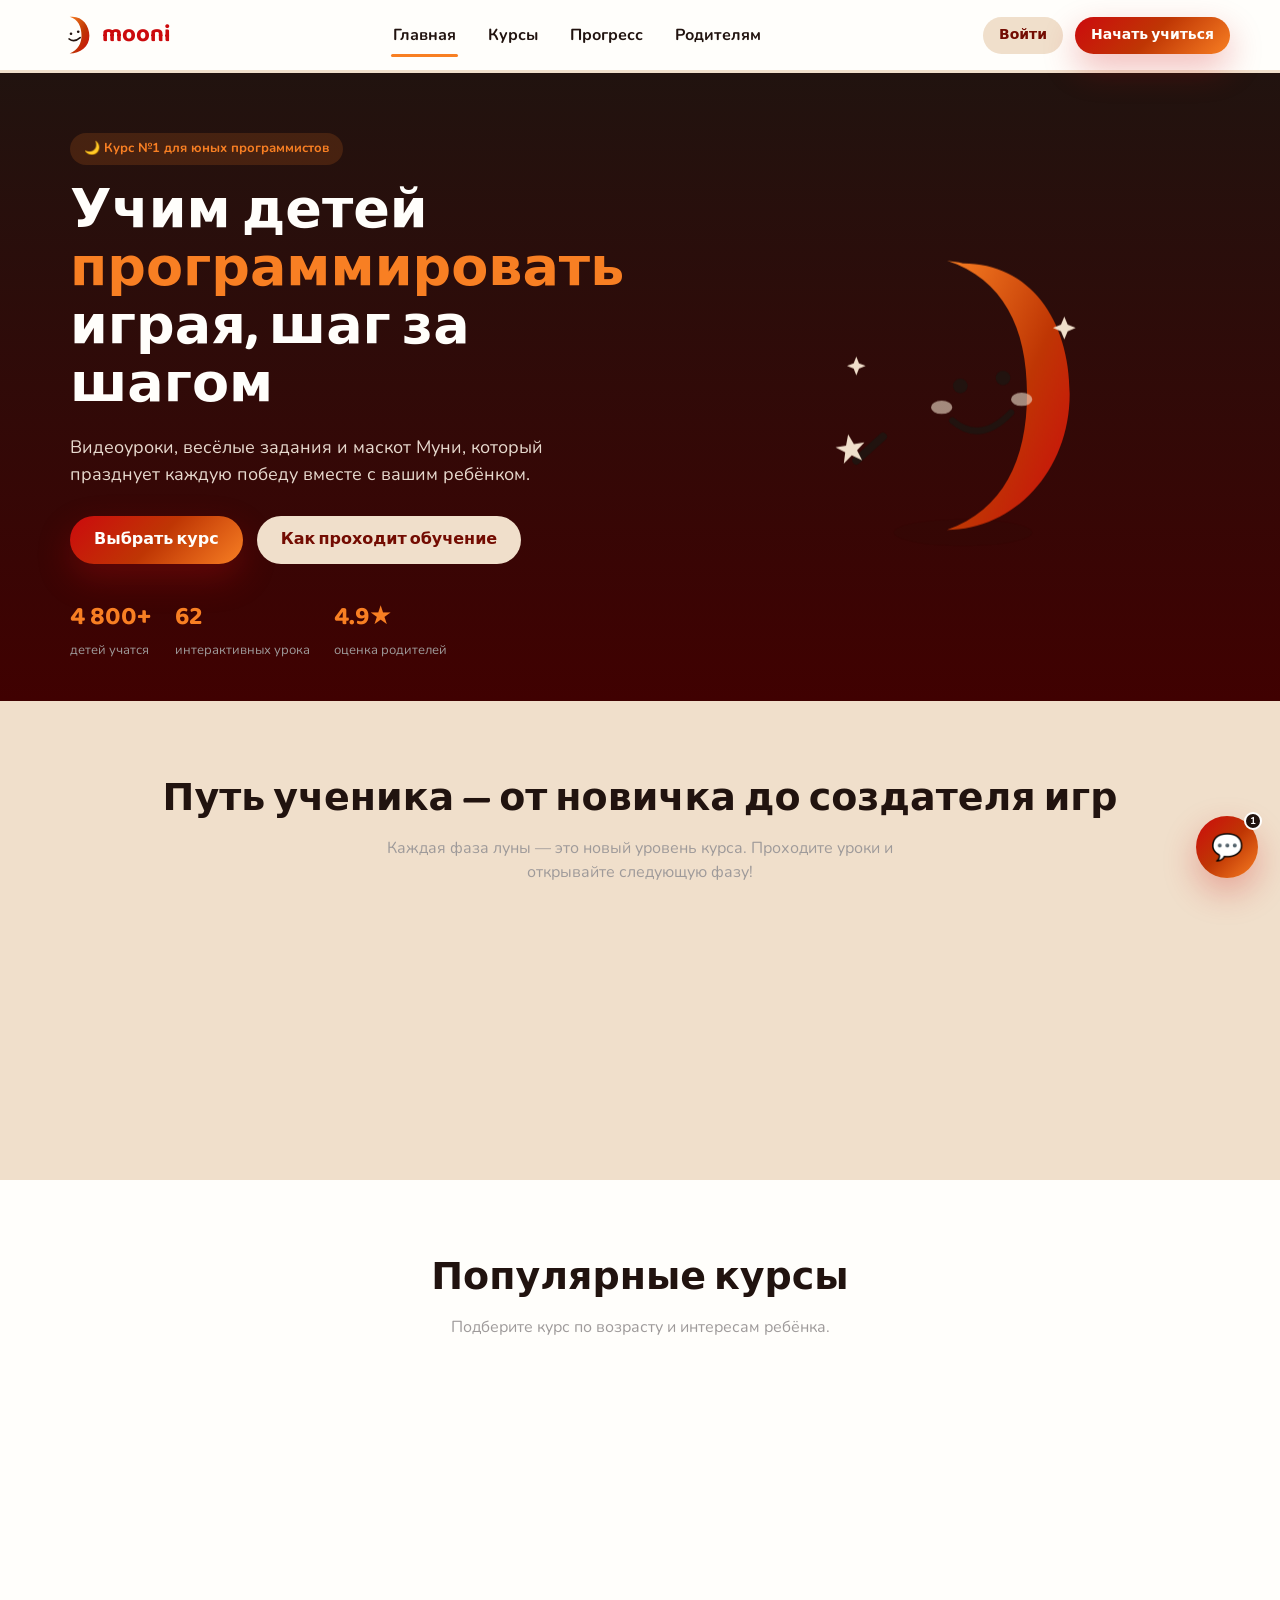
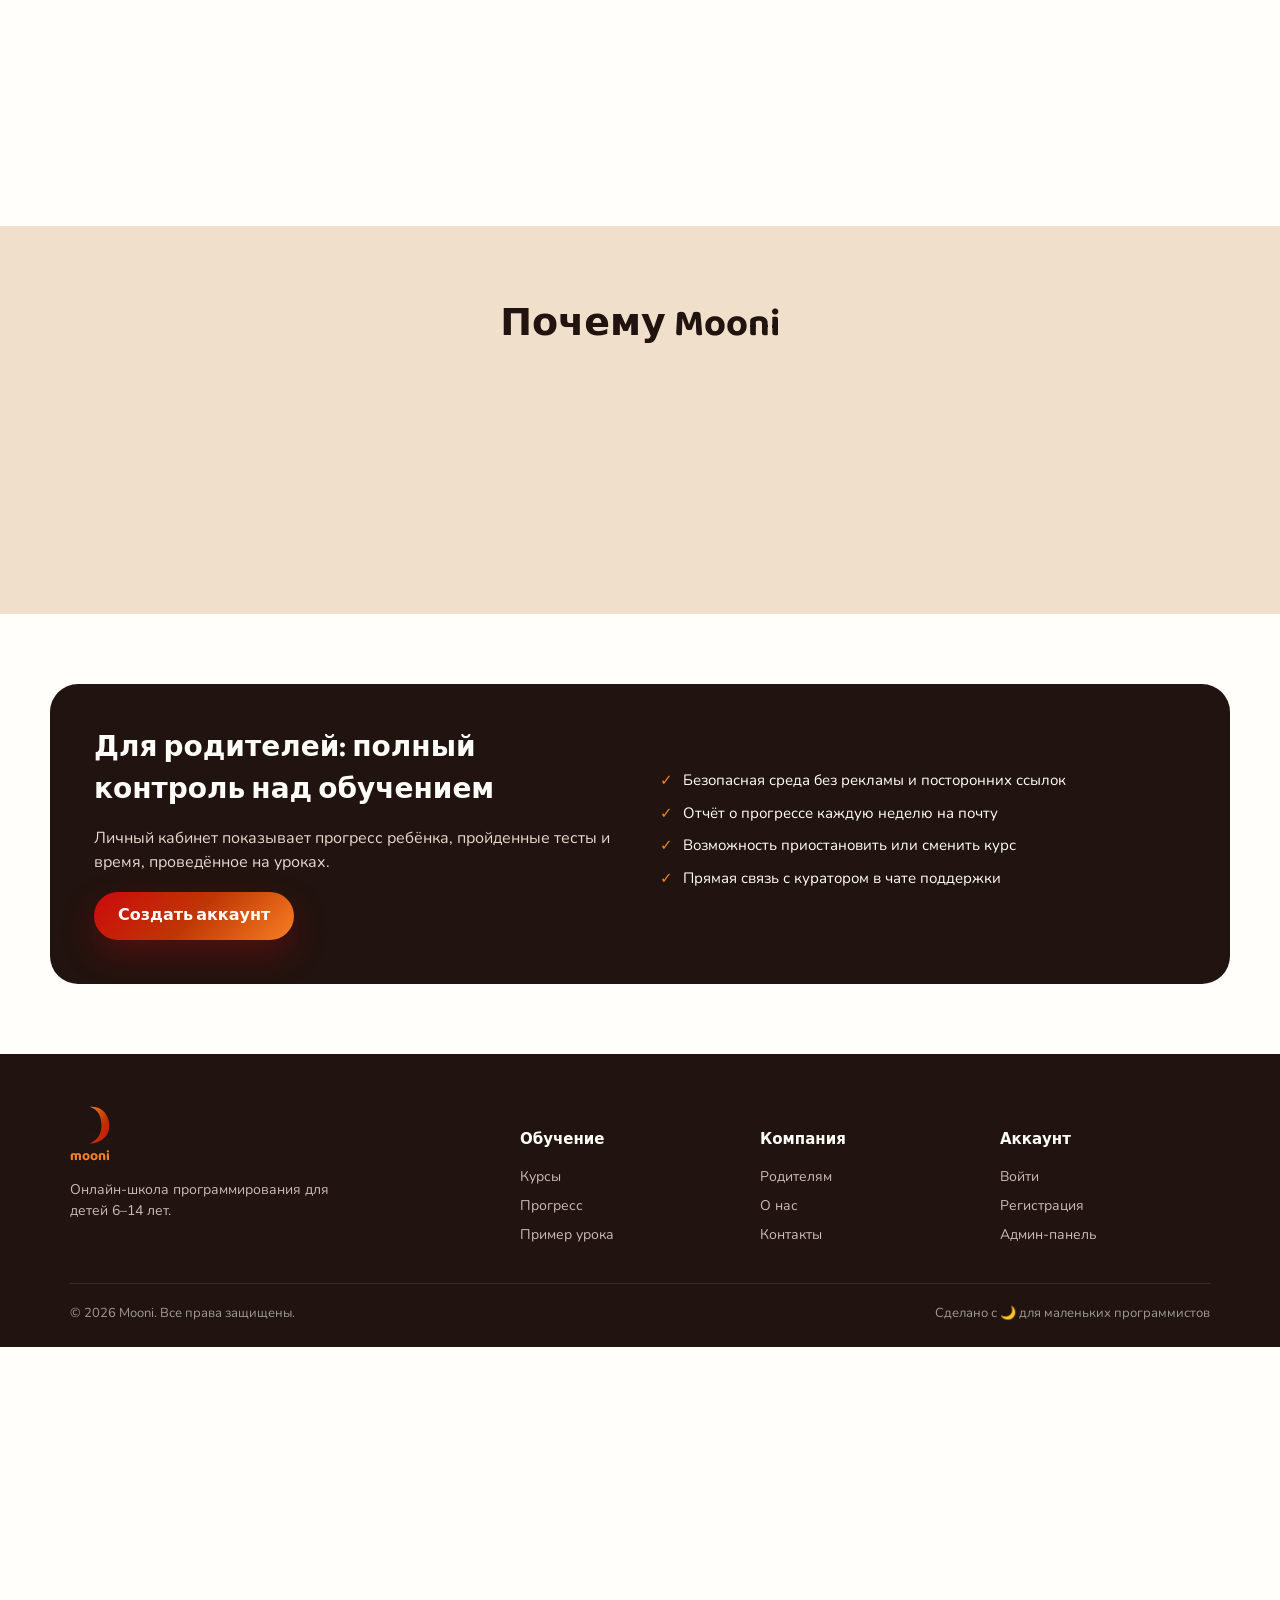
<file: index.html>
<!DOCTYPE html>
<html lang="ru">
<head>
<meta charset="UTF-8">
<meta http-equiv="refresh" content="0; url=site/index.html">
<title>Mooni</title>
</head>
<body>
<p>Переход на <a href="site/index.html">сайт Mooni</a>…</p>
</body>
</html>
</file>
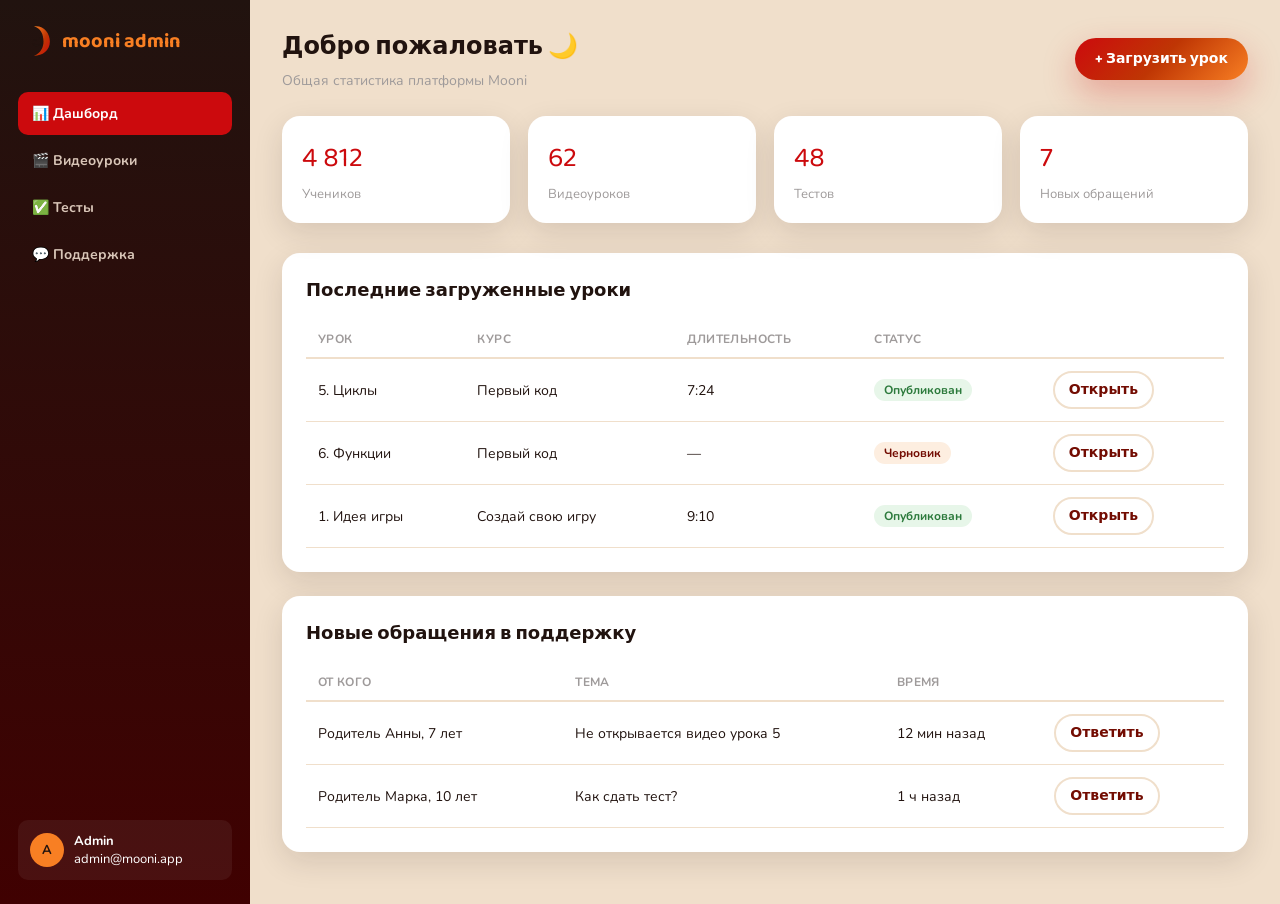
<file: admin/index.html>
<!DOCTYPE html>
<html lang="ru">
<head>
<meta charset="UTF-8">
<meta name="viewport" content="width=device-width, initial-scale=1.0">
<title>Дашборд — Mooni Admin</title>
<link rel="icon" href="../assets/logo/logo-icon.svg" type="image/svg+xml">
<link href="https://fonts.googleapis.com/css2?family=Baloo+2:wght@600;700;800&family=Nunito:wght@400;600;700;800&display=swap" rel="stylesheet">
<link rel="stylesheet" href="css/admin.css">
</head>
<body>
<div class="admin-layout">

  <aside class="admin-sidebar">
    <a href="index.html" class="admin-logo"><img src="../assets/logo/logo-icon.svg" alt="">mooni admin</a>
    <nav class="admin-nav">
      <a href="index.html" class="active">📊 Дашборд</a>
      <a href="upload-video.html">🎬 Видеоуроки</a>
      <a href="tests.html">✅ Тесты</a>
      <a href="support.html">💬 Поддержка</a>
    </nav>
    <div class="spacer"></div>
    <div class="admin-user"><div class="av">A</div><div><b>Admin</b><br>admin@mooni.app</div></div>
  </aside>

  <main class="admin-main">
    <div class="admin-topbar">
      <div>
        <h1>Добро пожаловать 🌙</h1>
        <p>Общая статистика платформы Mooni</p>
      </div>
      <a href="upload-video.html" class="btn btn--primary">+ Загрузить урок</a>
    </div>

    <div class="stat-grid">
      <div class="stat-card"><div class="n">4 812</div><div class="l">Учеников</div></div>
      <div class="stat-card"><div class="n">62</div><div class="l">Видеоуроков</div></div>
      <div class="stat-card"><div class="n">48</div><div class="l">Тестов</div></div>
      <div class="stat-card"><div class="n">7</div><div class="l">Новых обращений</div></div>
    </div>

    <div class="panel">
      <h2>Последние загруженные уроки</h2>
      <table>
        <thead><tr><th>Урок</th><th>Курс</th><th>Длительность</th><th>Статус</th><th></th></tr></thead>
        <tbody>
          <tr><td>5. Циклы</td><td>Первый код</td><td>7:24</td><td><span class="tag ok">Опубликован</span></td><td><a href="upload-video.html" class="btn btn--ghost" style="padding:6px 14px;">Открыть</a></td></tr>
          <tr><td>6. Функции</td><td>Первый код</td><td>—</td><td><span class="tag pending">Черновик</span></td><td><a href="upload-video.html" class="btn btn--ghost" style="padding:6px 14px;">Открыть</a></td></tr>
          <tr><td>1. Идея игры</td><td>Создай свою игру</td><td>9:10</td><td><span class="tag ok">Опубликован</span></td><td><a href="upload-video.html" class="btn btn--ghost" style="padding:6px 14px;">Открыть</a></td></tr>
        </tbody>
      </table>
    </div>

    <div class="panel">
      <h2>Новые обращения в поддержку</h2>
      <table>
        <thead><tr><th>От кого</th><th>Тема</th><th>Время</th><th></th></tr></thead>
        <tbody>
          <tr><td>Родитель Анны, 7 лет</td><td>Не открывается видео урока 5</td><td>12 мин назад</td><td><a href="support.html" class="btn btn--ghost" style="padding:6px 14px;">Ответить</a></td></tr>
          <tr><td>Родитель Марка, 10 лет</td><td>Как сдать тест?</td><td>1 ч назад</td><td><a href="support.html" class="btn btn--ghost" style="padding:6px 14px;">Ответить</a></td></tr>
        </tbody>
      </table>
    </div>
  </main>
</div>
</body>
</html>
</file>
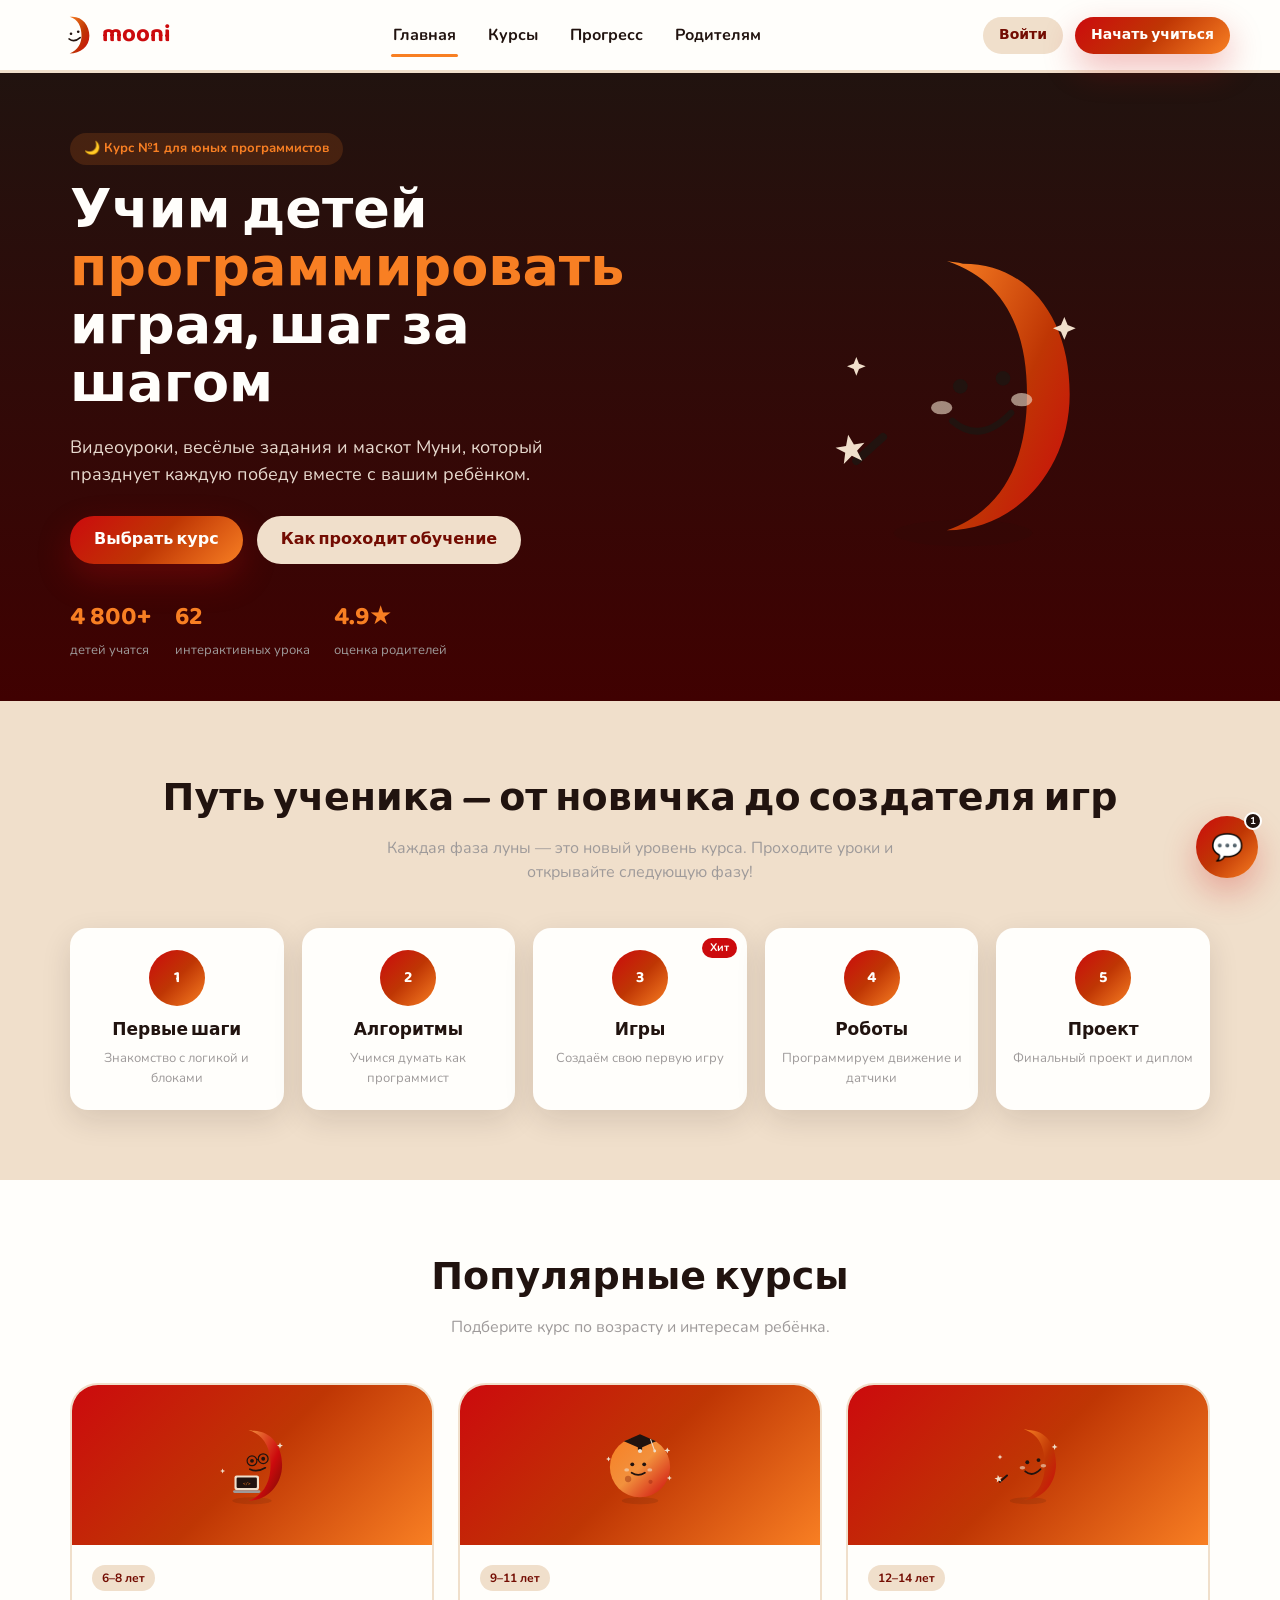
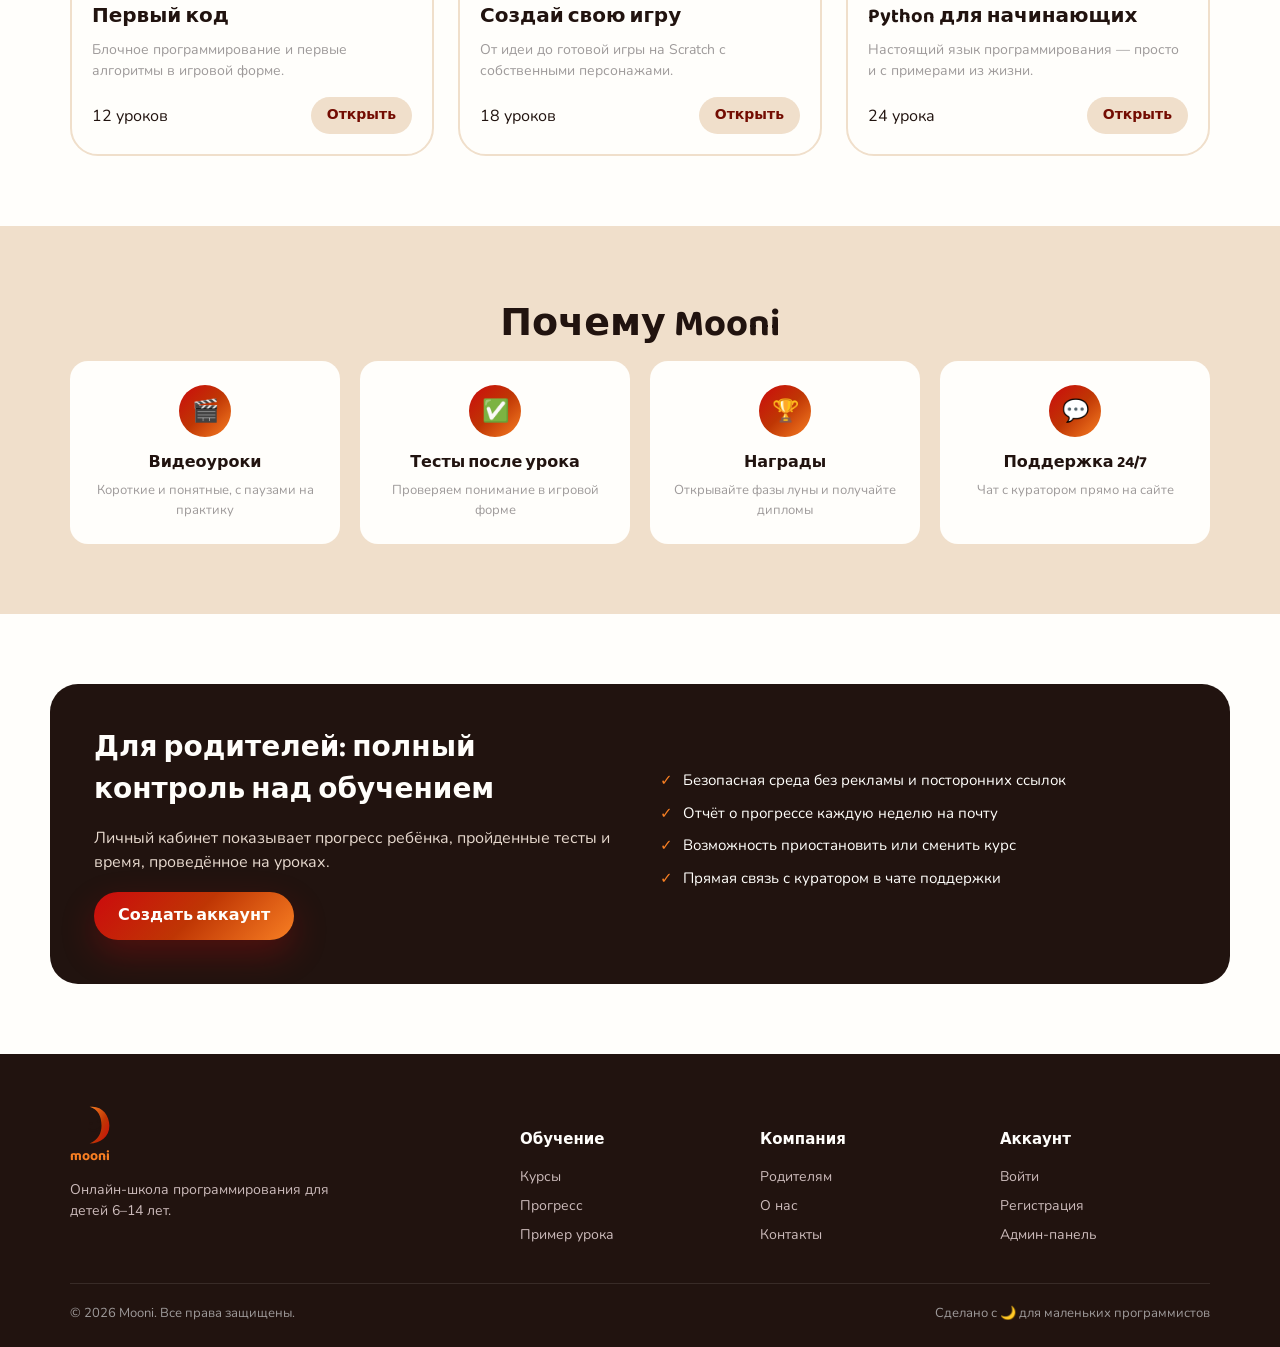
<file: site/index.html>
<!DOCTYPE html>
<html lang="ru">
<head>
<meta charset="UTF-8">
<meta name="viewport" content="width=device-width, initial-scale=1.0">
<title>Mooni — программирование для детей</title>
<meta name="description" content="Mooni — онлайн-курс программирования для детей: видеоуроки, тесты и поддержка на каждом шаге.">
<link rel="icon" href="../assets/logo/logo-icon.svg" type="image/svg+xml">
<link rel="preconnect" href="https://fonts.googleapis.com">
<link href="https://fonts.googleapis.com/css2?family=Baloo+2:wght@600;700;800&family=Nunito:wght@400;600;700;800&display=swap" rel="stylesheet">
<link rel="stylesheet" href="css/style.css">
</head>
<body>

<header class="header">
  <div class="container header__inner">
    <a href="index.html" class="logo"><img src="../assets/logo/logo-icon.svg" alt="Mooni">mooni</a>
    <nav class="nav">
      <a href="index.html" class="active">Главная</a>
      <a href="courses.html">Курсы</a>
      <a href="#roadmap">Прогресс</a>
      <a href="#parents">Родителям</a>
    </nav>
    <div class="header__actions">
      <a href="login.html" class="btn btn--ghost btn--sm">Войти</a>
      <a href="courses.html" class="btn btn--primary btn--sm">Начать учиться</a>
      <button class="burger" aria-label="Меню"><span></span></button>
    </div>
  </div>
</header>

<div class="mobile-nav">
  <span class="close-mobile">×</span>
  <a href="index.html">Главная</a>
  <a href="courses.html">Курсы</a>
  <a href="#roadmap">Прогресс</a>
  <a href="#parents">Родителям</a>
  <a href="login.html">Войти</a>
</div>

<section class="hero">
  <div class="container hero__inner">
    <div>
      <span class="eyebrow">🌙 Курс №1 для юных программистов</span>
      <h1>Учим детей <span>программировать</span> играя, шаг за шагом</h1>
      <p class="lead">Видеоуроки, весёлые задания и маскот Муни, который празднует каждую победу вместе с вашим ребёнком.</p>
      <div class="hero__cta">
        <a href="courses.html" class="btn btn--primary">Выбрать курс</a>
        <a href="#roadmap" class="btn btn--ghost">Как проходит обучение</a>
      </div>
      <div class="hero__stats">
        <div class="stat"><b>4 800+</b><span>детей учатся</span></div>
        <div class="stat"><b>62</b><span>интерактивных урока</span></div>
        <div class="stat"><b>4.9★</b><span>оценка родителей</span></div>
      </div>
    </div>
    <div class="hero__art">
      <img src="../assets/mascot/mascot-1-classic.svg" alt="Маскот Муни">
    </div>
  </div>
</section>

<section class="phases" id="roadmap">
  <div class="container">
    <h2 class="section-title">Путь ученика — от новичка до создателя игр</h2>
    <p class="section-sub">Каждая фаза луны — это новый уровень курса. Проходите уроки и открывайте следующую фазу!</p>
    <div class="phase-track">
      <div class="phase-card"><div class="moon">1</div><h3>Первые шаги</h3><p>Знакомство с логикой и блоками</p></div>
      <div class="phase-card"><div class="moon">2</div><h3>Алгоритмы</h3><p>Учимся думать как программист</p></div>
      <div class="phase-card"><div class="moon">3</div><h3>Игры</h3><p>Создаём свою первую игру</p><span class="badge">Хит</span></div>
      <div class="phase-card locked"><div class="moon">4</div><h3>Роботы</h3><p>Программируем движение и датчики</p></div>
      <div class="phase-card locked"><div class="moon">5</div><h3>Проект</h3><p>Финальный проект и диплом</p></div>
    </div>
  </div>
</section>

<section class="courses">
  <div class="container">
    <h2 class="section-title">Популярные курсы</h2>
    <p class="section-sub">Подберите курс по возрасту и интересам ребёнка.</p>
    <div class="grid-cards">
      <div class="card">
        <div class="card__cover"><img src="../assets/mascot/mascot-2-coder.svg" alt=""></div>
        <div class="card__body">
          <span class="card__tag">6–8 лет</span>
          <h3>Первый код</h3>
          <p>Блочное программирование и первые алгоритмы в игровой форме.</p>
          <div class="card__meta"><span>12 уроков</span><a href="lesson.html" class="btn btn--ghost btn--sm">Открыть</a></div>
        </div>
      </div>
      <div class="card">
        <div class="card__cover"><img src="../assets/mascot/mascot-3-graduate.svg" alt=""></div>
        <div class="card__body">
          <span class="card__tag">9–11 лет</span>
          <h3>Создай свою игру</h3>
          <p>От идеи до готовой игры на Scratch с собственными персонажами.</p>
          <div class="card__meta"><span>18 уроков</span><a href="lesson.html" class="btn btn--ghost btn--sm">Открыть</a></div>
        </div>
      </div>
      <div class="card">
        <div class="card__cover"><img src="../assets/mascot/mascot-1-classic.svg" alt=""></div>
        <div class="card__body">
          <span class="card__tag">12–14 лет</span>
          <h3>Python для начинающих</h3>
          <p>Настоящий язык программирования — просто и с примерами из жизни.</p>
          <div class="card__meta"><span>24 урока</span><a href="lesson.html" class="btn btn--ghost btn--sm">Открыть</a></div>
        </div>
      </div>
    </div>
  </div>
</section>

<section class="features">
  <div class="container">
    <h2 class="section-title">Почему Mooni</h2>
    <div class="grid-features">
      <div class="feature"><div class="ico">🎬</div><h4>Видеоуроки</h4><p>Короткие и понятные, с паузами на практику</p></div>
      <div class="feature"><div class="ico">✅</div><h4>Тесты после урока</h4><p>Проверяем понимание в игровой форме</p></div>
      <div class="feature"><div class="ico">🏆</div><h4>Награды</h4><p>Открывайте фазы луны и получайте дипломы</p></div>
      <div class="feature"><div class="ico">💬</div><h4>Поддержка 24/7</h4><p>Чат с куратором прямо на сайте</p></div>
    </div>
  </div>
</section>

<section class="parents" id="parents">
  <div class="container parents__inner">
    <div>
      <h2>Для родителей: полный контроль над обучением</h2>
      <p>Личный кабинет показывает прогресс ребёнка, пройденные тесты и время, проведённое на уроках.</p>
      <a href="login.html" class="btn btn--primary">Создать аккаунт</a>
    </div>
    <ul class="check-list">
      <li><b>✓</b> Безопасная среда без рекламы и посторонних ссылок</li>
      <li><b>✓</b> Отчёт о прогрессе каждую неделю на почту</li>
      <li><b>✓</b> Возможность приостановить или сменить курс</li>
      <li><b>✓</b> Прямая связь с куратором в чате поддержки</li>
    </ul>
  </div>
</section>

<footer class="footer">
  <div class="container">
    <div class="footer__grid">
      <div>
        <a href="index.html" class="logo"><img src="../assets/logo/logo-icon.svg" alt="Mooni">mooni</a>
        <p style="margin-top:12px; max-width:280px; font-size:14px;">Онлайн-школа программирования для детей 6–14 лет.</p>
      </div>
      <div><h5>Обучение</h5>
        <a href="courses.html">Курсы</a>
        <a href="#roadmap">Прогресс</a>
        <a href="lesson.html">Пример урока</a>
      </div>
      <div><h5>Компания</h5>
        <a href="#parents">Родителям</a>
        <a href="#">О нас</a>
        <a href="#">Контакты</a>
      </div>
      <div><h5>Аккаунт</h5>
        <a href="login.html">Войти</a>
        <a href="login.html">Регистрация</a>
        <a href="../admin/index.html">Админ-панель</a>
      </div>
    </div>
    <div class="footer__bottom">
      <span>© 2026 Mooni. Все права защищены.</span>
      <span>Сделано с 🌙 для маленьких программистов</span>
    </div>
  </div>
</footer>

<script src="js/main.js"></script>
<script src="js/support-chat.js"></script>
</body>
</html>
</file>
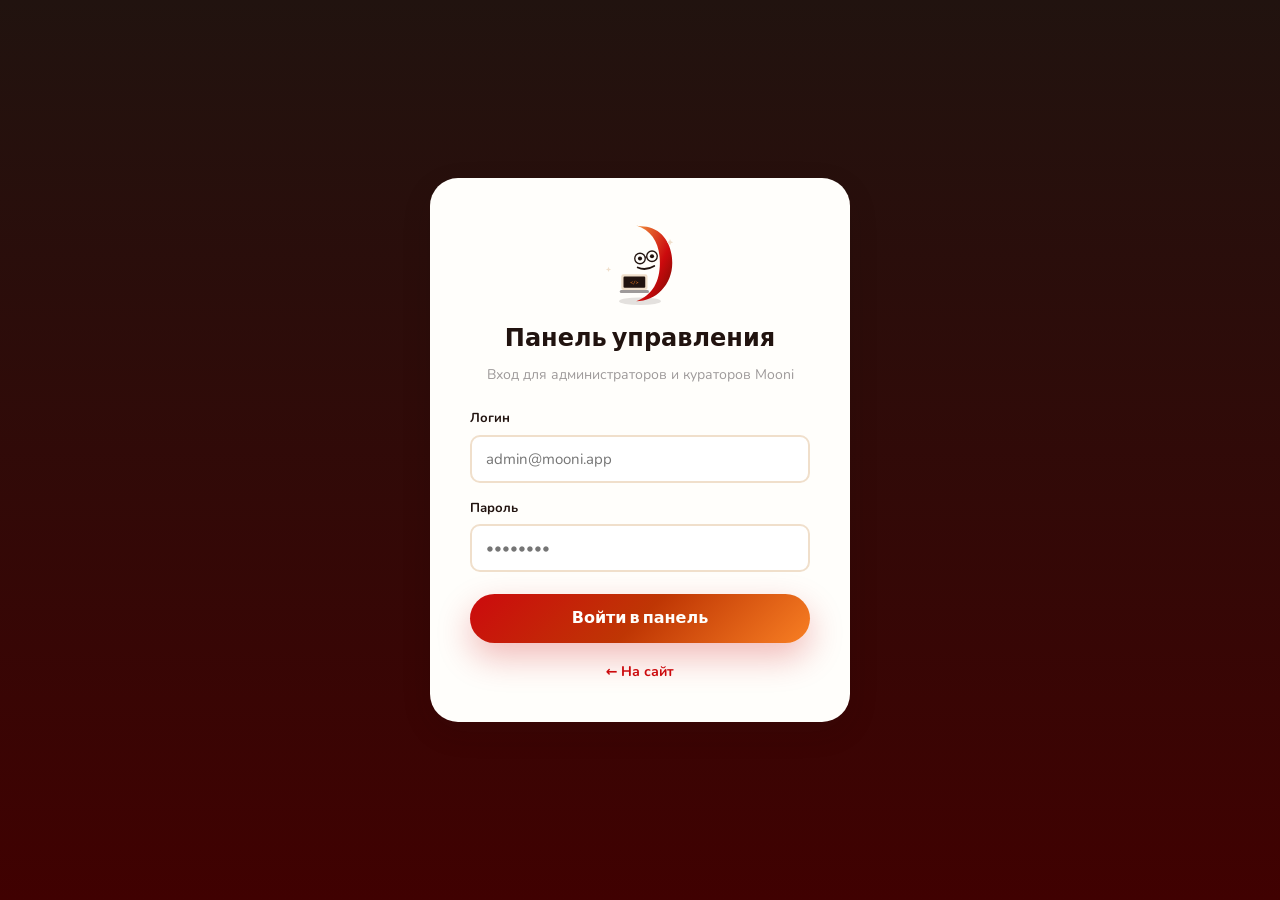
<file: admin/login.html>
<!DOCTYPE html>
<html lang="ru">
<head>
<meta charset="UTF-8">
<meta name="viewport" content="width=device-width, initial-scale=1.0">
<title>Вход в панель управления — Mooni Admin</title>
<link rel="icon" href="../assets/logo/logo-icon.svg" type="image/svg+xml">
<link href="https://fonts.googleapis.com/css2?family=Baloo+2:wght@600;700;800&family=Nunito:wght@400;600;700;800&display=swap" rel="stylesheet">
<link rel="stylesheet" href="../site/css/style.css">
</head>
<body>
<div class="auth-wrap">
  <div class="auth-card">
    <img class="mascot" src="../assets/mascot/mascot-2-coder.svg" alt="Муни">
    <h1>Панель управления</h1>
    <p class="sub">Вход для администраторов и кураторов Mooni</p>

    <form onsubmit="event.preventDefault(); window.location.href='index.html';">
      <div class="field">
        <label for="email">Логин</label>
        <input type="email" id="email" placeholder="admin@mooni.app" required>
      </div>
      <div class="field">
        <label for="password">Пароль</label>
        <input type="password" id="password" placeholder="••••••••" required>
      </div>
      <button type="submit" class="btn btn--primary">Войти в панель</button>
    </form>
    <p class="auth-switch"><a href="../site/index.html">← На сайт</a></p>
  </div>
</div>
</body>
</html>
</file>
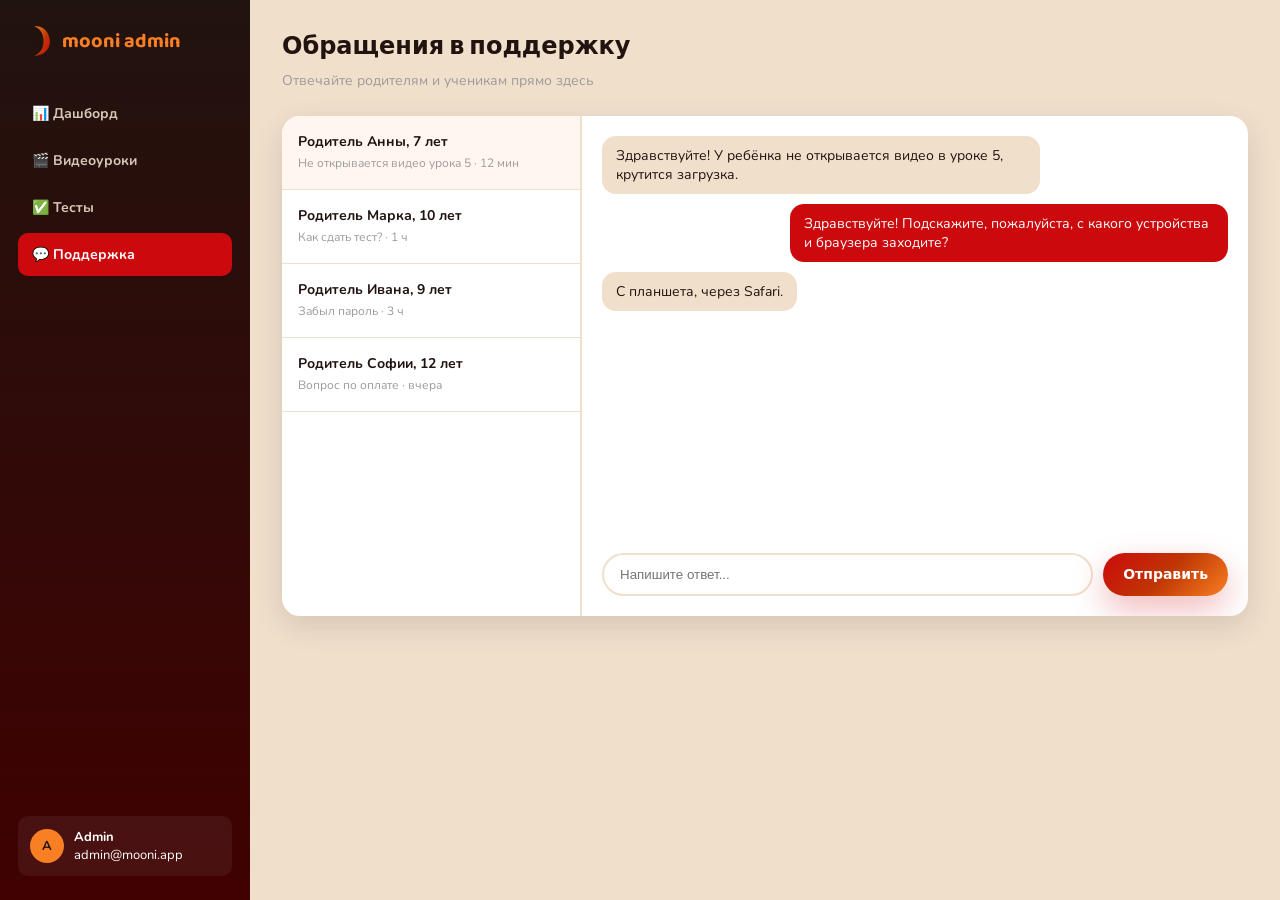
<file: admin/support.html>
<!DOCTYPE html>
<html lang="ru">
<head>
<meta charset="UTF-8">
<meta name="viewport" content="width=device-width, initial-scale=1.0">
<title>Поддержка — Mooni Admin</title>
<link rel="icon" href="../assets/logo/logo-icon.svg" type="image/svg+xml">
<link href="https://fonts.googleapis.com/css2?family=Baloo+2:wght@600;700;800&family=Nunito:wght@400;600;700;800&display=swap" rel="stylesheet">
<link rel="stylesheet" href="css/admin.css">
</head>
<body>
<div class="admin-layout">

  <aside class="admin-sidebar">
    <a href="index.html" class="admin-logo"><img src="../assets/logo/logo-icon.svg" alt="">mooni admin</a>
    <nav class="admin-nav">
      <a href="index.html">📊 Дашборд</a>
      <a href="upload-video.html">🎬 Видеоуроки</a>
      <a href="tests.html">✅ Тесты</a>
      <a href="support.html" class="active">💬 Поддержка</a>
    </nav>
    <div class="spacer"></div>
    <div class="admin-user"><div class="av">A</div><div><b>Admin</b><br>admin@mooni.app</div></div>
  </aside>

  <main class="admin-main">
    <div class="admin-topbar">
      <div><h1>Обращения в поддержку</h1><p>Отвечайте родителям и ученикам прямо здесь</p></div>
    </div>

    <div class="inbox">
      <div class="inbox-list" id="inboxList">
        <div class="inbox-item active"><b>Родитель Анны, 7 лет</b><span>Не открывается видео урока 5 · 12 мин</span></div>
        <div class="inbox-item"><b>Родитель Марка, 10 лет</b><span>Как сдать тест? · 1 ч</span></div>
        <div class="inbox-item"><b>Родитель Ивана, 9 лет</b><span>Забыл пароль · 3 ч</span></div>
        <div class="inbox-item"><b>Родитель Софии, 12 лет</b><span>Вопрос по оплате · вчера</span></div>
      </div>
      <div class="inbox-thread">
        <div class="msgs" id="threadMsgs">
          <div class="msg in">Здравствуйте! У ребёнка не открывается видео в уроке 5, крутится загрузка.</div>
          <div class="msg out">Здравствуйте! Подскажите, пожалуйста, с какого устройства и браузера заходите?</div>
          <div class="msg in">С планшета, через Safari.</div>
        </div>
        <div class="reply-row">
          <input type="text" id="replyInput" placeholder="Напишите ответ...">
          <button class="btn btn--primary" id="replySend">Отправить</button>
        </div>
      </div>
    </div>
  </main>
</div>
<script src="js/admin.js"></script>
</body>
</html>
</file>
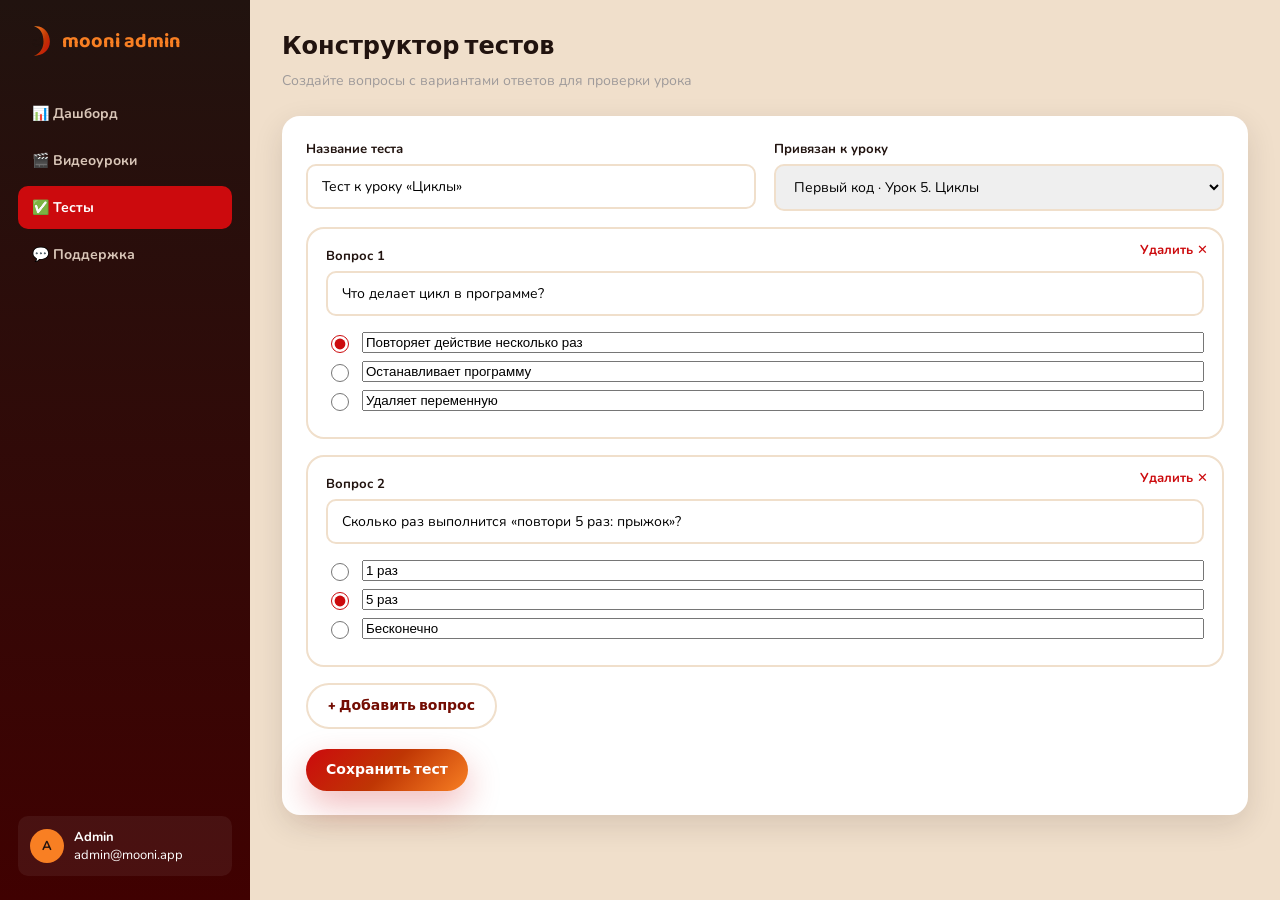
<file: admin/tests.html>
<!DOCTYPE html>
<html lang="ru">
<head>
<meta charset="UTF-8">
<meta name="viewport" content="width=device-width, initial-scale=1.0">
<title>Тесты — Mooni Admin</title>
<link rel="icon" href="../assets/logo/logo-icon.svg" type="image/svg+xml">
<link href="https://fonts.googleapis.com/css2?family=Baloo+2:wght@600;700;800&family=Nunito:wght@400;600;700;800&display=swap" rel="stylesheet">
<link rel="stylesheet" href="css/admin.css">
</head>
<body>
<div class="admin-layout">

  <aside class="admin-sidebar">
    <a href="index.html" class="admin-logo"><img src="../assets/logo/logo-icon.svg" alt="">mooni admin</a>
    <nav class="admin-nav">
      <a href="index.html">📊 Дашборд</a>
      <a href="upload-video.html">🎬 Видеоуроки</a>
      <a href="tests.html" class="active">✅ Тесты</a>
      <a href="support.html">💬 Поддержка</a>
    </nav>
    <div class="spacer"></div>
    <div class="admin-user"><div class="av">A</div><div><b>Admin</b><br>admin@mooni.app</div></div>
  </aside>

  <main class="admin-main">
    <div class="admin-topbar">
      <div><h1>Конструктор тестов</h1><p>Создайте вопросы с вариантами ответов для проверки урока</p></div>
    </div>

    <div class="panel">
      <form id="testForm">
        <div class="form-grid">
          <div class="field">
            <label>Название теста</label>
            <input type="text" value="Тест к уроку «Циклы»">
          </div>
          <div class="field">
            <label>Привязан к уроку</label>
            <select>
              <option>Первый код · Урок 5. Циклы</option>
              <option>Первый код · Урок 6. Функции</option>
            </select>
          </div>
        </div>

        <div id="questionsWrap">
          <div class="question-card">
            <span class="remove-q">Удалить ✕</span>
            <div class="field">
              <label>Вопрос 1</label>
              <input type="text" value="Что делает цикл в программе?">
            </div>
            <div class="option-row"><input type="radio" name="correct-1" checked><input type="text" value="Повторяет действие несколько раз"></div>
            <div class="option-row"><input type="radio" name="correct-1"><input type="text" value="Останавливает программу"></div>
            <div class="option-row"><input type="radio" name="correct-1"><input type="text" value="Удаляет переменную"></div>
          </div>

          <div class="question-card">
            <span class="remove-q">Удалить ✕</span>
            <div class="field">
              <label>Вопрос 2</label>
              <input type="text" value="Сколько раз выполнится «повтори 5 раз: прыжок»?">
            </div>
            <div class="option-row"><input type="radio" name="correct-2"><input type="text" value="1 раз"></div>
            <div class="option-row"><input type="radio" name="correct-2" checked><input type="text" value="5 раз"></div>
            <div class="option-row"><input type="radio" name="correct-2"><input type="text" value="Бесконечно"></div>
          </div>
        </div>

        <button type="button" id="addQuestion" class="btn btn--ghost" style="margin-bottom:20px;">+ Добавить вопрос</button>
        <br>
        <button type="submit" class="btn btn--primary">Сохранить тест</button>
      </form>
    </div>
  </main>
</div>
<script src="js/admin.js"></script>
</body>
</html>
</file>
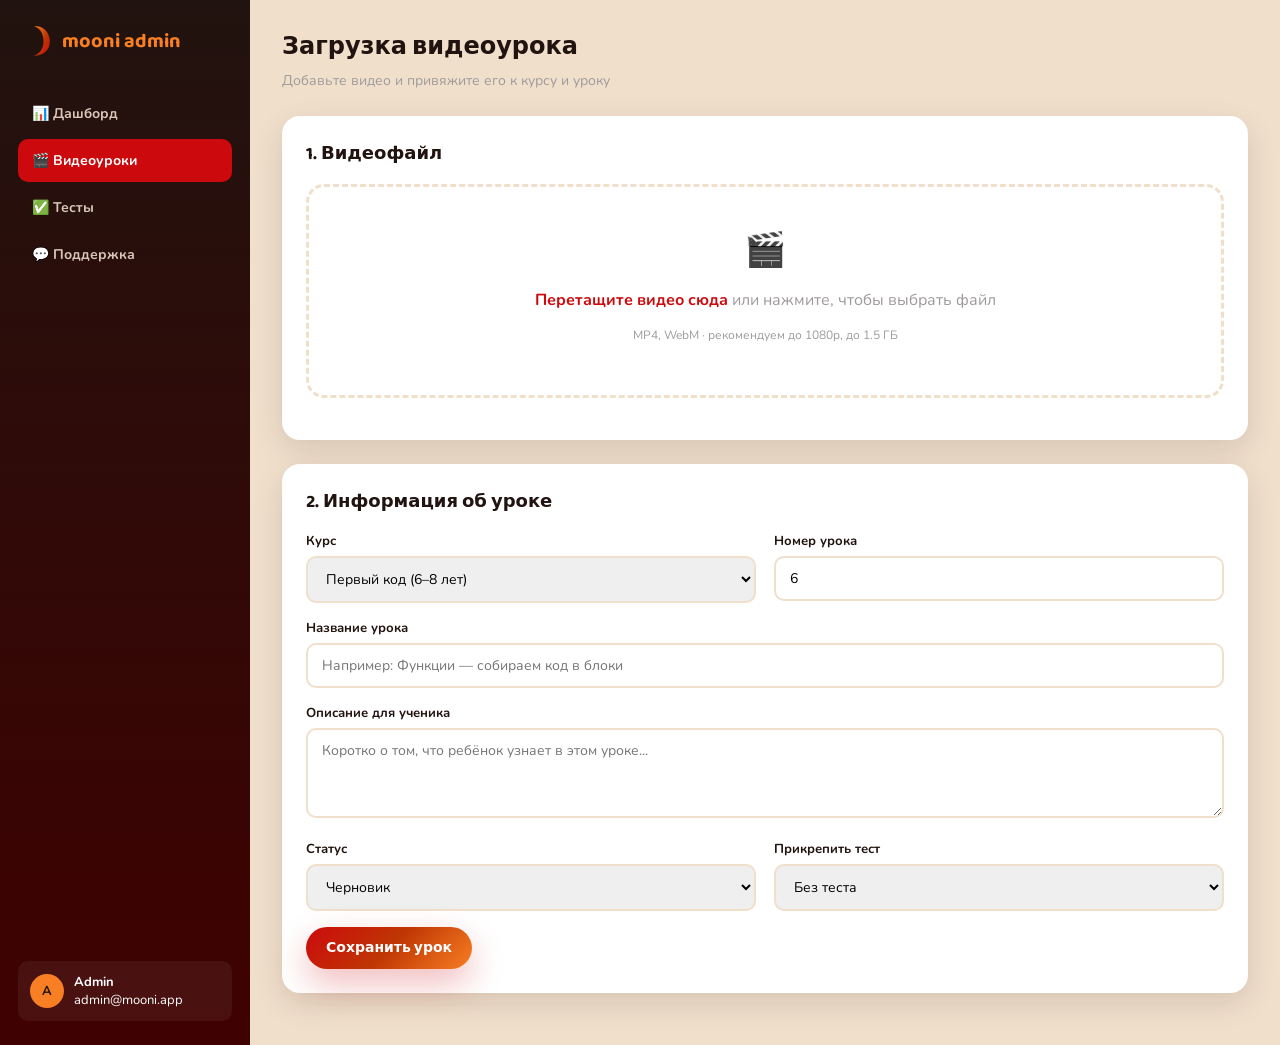
<file: admin/upload-video.html>
<!DOCTYPE html>
<html lang="ru">
<head>
<meta charset="UTF-8">
<meta name="viewport" content="width=device-width, initial-scale=1.0">
<title>Видеоуроки — Mooni Admin</title>
<link rel="icon" href="../assets/logo/logo-icon.svg" type="image/svg+xml">
<link href="https://fonts.googleapis.com/css2?family=Baloo+2:wght@600;700;800&family=Nunito:wght@400;600;700;800&display=swap" rel="stylesheet">
<link rel="stylesheet" href="css/admin.css">
</head>
<body>
<div class="admin-layout">

  <aside class="admin-sidebar">
    <a href="index.html" class="admin-logo"><img src="../assets/logo/logo-icon.svg" alt="">mooni admin</a>
    <nav class="admin-nav">
      <a href="index.html">📊 Дашборд</a>
      <a href="upload-video.html" class="active">🎬 Видеоуроки</a>
      <a href="tests.html">✅ Тесты</a>
      <a href="support.html">💬 Поддержка</a>
    </nav>
    <div class="spacer"></div>
    <div class="admin-user"><div class="av">A</div><div><b>Admin</b><br>admin@mooni.app</div></div>
  </aside>

  <main class="admin-main">
    <div class="admin-topbar">
      <div><h1>Загрузка видеоурока</h1><p>Добавьте видео и привяжите его к курсу и уроку</p></div>
    </div>

    <div class="panel">
      <h2>1. Видеофайл</h2>
      <div class="dropzone" id="videoDropzone">
        <div class="ico">🎬</div>
        <p class="dz-text"><b>Перетащите видео сюда</b> или нажмите, чтобы выбрать файл</p>
        <p style="font-size:12px; margin-top:6px;">MP4, WebM · рекомендуем до 1080p, до 1.5 ГБ</p>
      </div>
      <input type="file" id="videoFile" accept="video/*" style="display:none;">
      <div class="progress-row" id="uploadProgress" style="display:none;">
        <div class="progress-track"><span></span></div>
        <span id="uploadLabel">0%</span>
      </div>
    </div>

    <div class="panel">
      <h2>2. Информация об уроке</h2>
      <form onsubmit="event.preventDefault(); alert('Урок сохранён (демо). Подключите backend для реального сохранения.');">
        <div class="form-grid">
          <div class="field">
            <label>Курс</label>
            <select>
              <option>Первый код (6–8 лет)</option>
              <option>Создай свою игру (9–11 лет)</option>
              <option>Python для начинающих (12–14 лет)</option>
            </select>
          </div>
          <div class="field">
            <label>Номер урока</label>
            <input type="number" min="1" value="6">
          </div>
        </div>
        <div class="field">
          <label>Название урока</label>
          <input type="text" placeholder="Например: Функции — собираем код в блоки">
        </div>
        <div class="field">
          <label>Описание для ученика</label>
          <textarea placeholder="Коротко о том, что ребёнок узнает в этом уроке..."></textarea>
        </div>
        <div class="form-grid">
          <div class="field">
            <label>Статус</label>
            <select>
              <option>Черновик</option>
              <option>Опубликован</option>
            </select>
          </div>
          <div class="field">
            <label>Прикрепить тест</label>
            <select>
              <option>Без теста</option>
              <option>Тест «Циклы» (2 вопроса)</option>
              <option value="new">+ Создать новый тест</option>
            </select>
          </div>
        </div>
        <button type="submit" class="btn btn--primary">Сохранить урок</button>
      </form>
    </div>
  </main>
</div>
<script src="js/admin.js"></script>
</body>
</html>
</file>
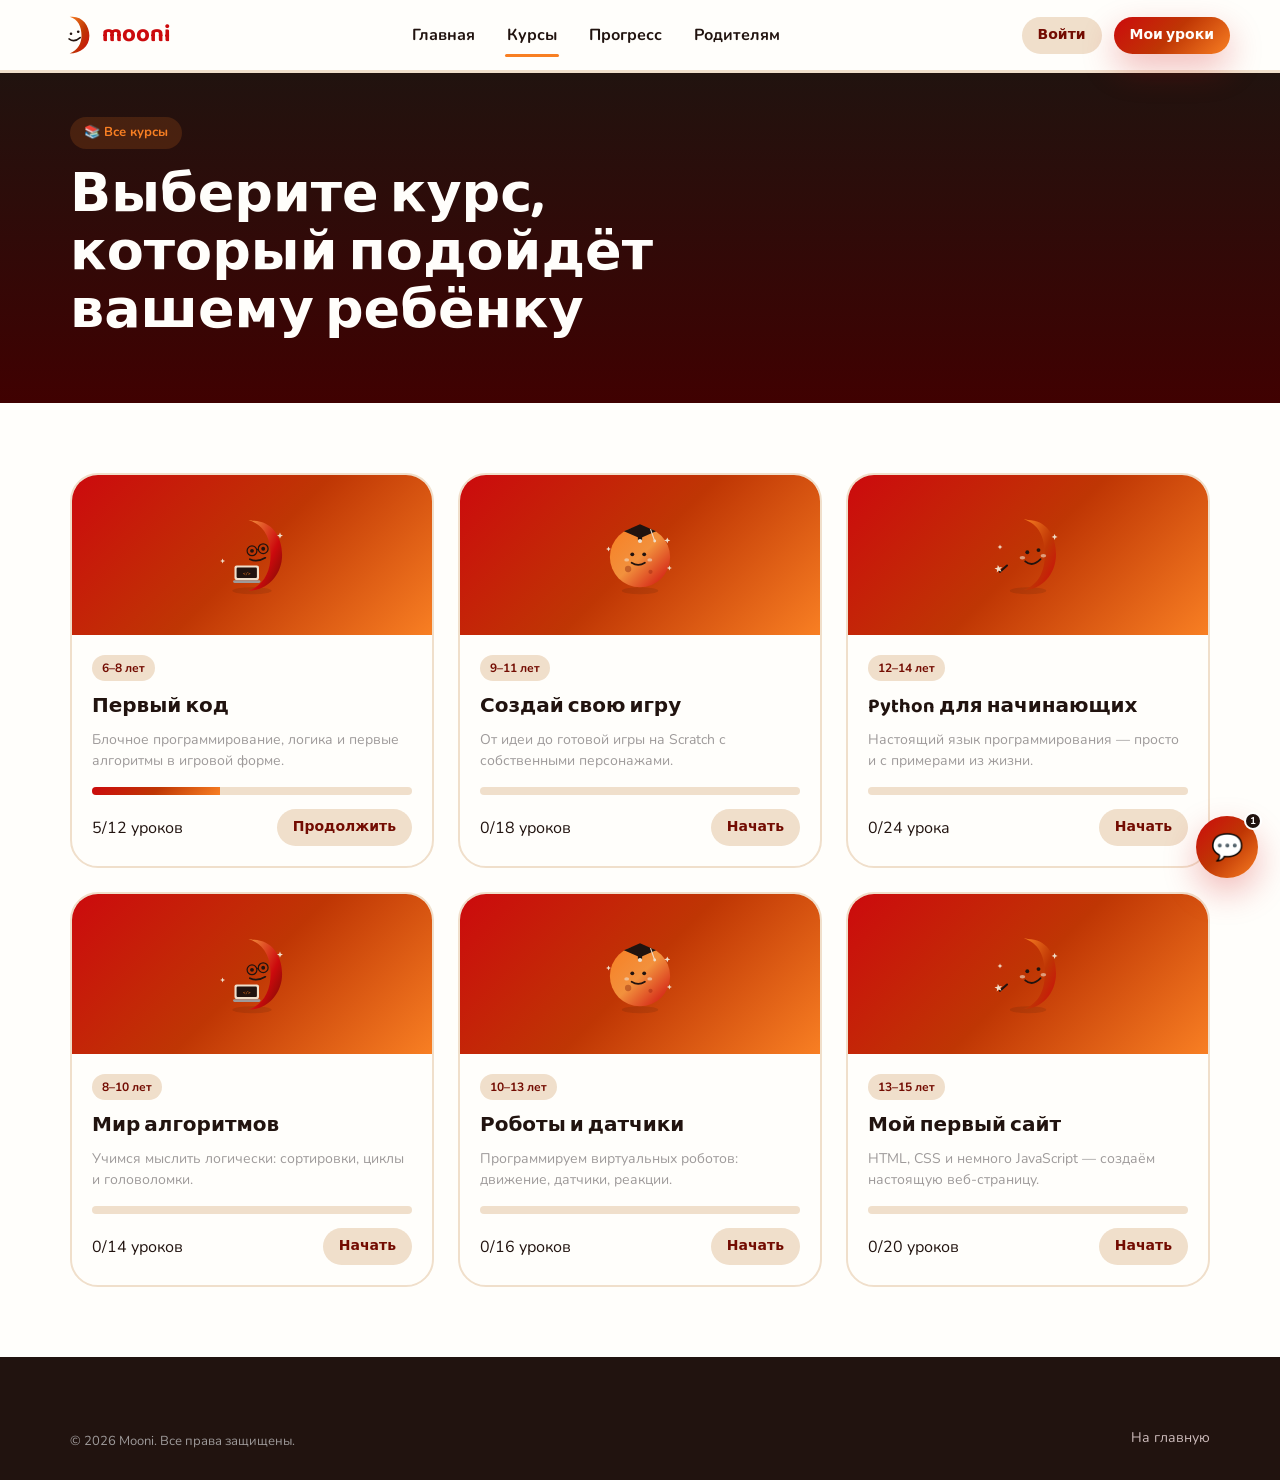
<file: site/courses.html>
<!DOCTYPE html>
<html lang="ru">
<head>
<meta charset="UTF-8">
<meta name="viewport" content="width=device-width, initial-scale=1.0">
<title>Курсы — Mooni</title>
<link rel="icon" href="../assets/logo/logo-icon.svg" type="image/svg+xml">
<link href="https://fonts.googleapis.com/css2?family=Baloo+2:wght@600;700;800&family=Nunito:wght@400;600;700;800&display=swap" rel="stylesheet">
<link rel="stylesheet" href="css/style.css">
</head>
<body>

<header class="header">
  <div class="container header__inner">
    <a href="index.html" class="logo"><img src="../assets/logo/logo-icon.svg" alt="Mooni">mooni</a>
    <nav class="nav">
      <a href="index.html">Главная</a>
      <a href="courses.html" class="active">Курсы</a>
      <a href="index.html#roadmap">Прогресс</a>
      <a href="index.html#parents">Родителям</a>
    </nav>
    <div class="header__actions">
      <a href="login.html" class="btn btn--ghost btn--sm">Войти</a>
      <a href="lesson.html" class="btn btn--primary btn--sm">Мои уроки</a>
      <button class="burger" aria-label="Меню"><span></span></button>
    </div>
  </div>
</header>

<div class="mobile-nav">
  <span class="close-mobile">×</span>
  <a href="index.html">Главная</a>
  <a href="courses.html">Курсы</a>
  <a href="index.html#roadmap">Прогресс</a>
  <a href="login.html">Войти</a>
</div>

<section class="hero" style="padding:44px 0;">
  <div class="container">
    <span class="eyebrow">📚 Все курсы</span>
    <h1 style="max-width:640px;">Выберите курс, который подойдёт вашему ребёнку</h1>
  </div>
</section>

<section class="courses">
  <div class="container">
    <div class="grid-cards">

      <div class="card">
        <div class="card__cover"><img src="../assets/mascot/mascot-2-coder.svg" alt=""></div>
        <div class="card__body">
          <span class="card__tag">6–8 лет</span>
          <h3>Первый код</h3>
          <p>Блочное программирование, логика и первые алгоритмы в игровой форме.</p>
          <div class="progress-bar"><span style="width:40%"></span></div>
          <div class="card__meta" style="margin-top:14px;"><span>5/12 уроков</span><a href="lesson.html" class="btn btn--ghost btn--sm">Продолжить</a></div>
        </div>
      </div>

      <div class="card">
        <div class="card__cover"><img src="../assets/mascot/mascot-3-graduate.svg" alt=""></div>
        <div class="card__body">
          <span class="card__tag">9–11 лет</span>
          <h3>Создай свою игру</h3>
          <p>От идеи до готовой игры на Scratch с собственными персонажами.</p>
          <div class="progress-bar"><span style="width:0%"></span></div>
          <div class="card__meta" style="margin-top:14px;"><span>0/18 уроков</span><a href="lesson.html" class="btn btn--ghost btn--sm">Начать</a></div>
        </div>
      </div>

      <div class="card">
        <div class="card__cover"><img src="../assets/mascot/mascot-1-classic.svg" alt=""></div>
        <div class="card__body">
          <span class="card__tag">12–14 лет</span>
          <h3>Python для начинающих</h3>
          <p>Настоящий язык программирования — просто и с примерами из жизни.</p>
          <div class="progress-bar"><span style="width:0%"></span></div>
          <div class="card__meta" style="margin-top:14px;"><span>0/24 урока</span><a href="lesson.html" class="btn btn--ghost btn--sm">Начать</a></div>
        </div>
      </div>

      <div class="card">
        <div class="card__cover"><img src="../assets/mascot/mascot-2-coder.svg" alt=""></div>
        <div class="card__body">
          <span class="card__tag">8–10 лет</span>
          <h3>Мир алгоритмов</h3>
          <p>Учимся мыслить логически: сортировки, циклы и головоломки.</p>
          <div class="progress-bar"><span style="width:0%"></span></div>
          <div class="card__meta" style="margin-top:14px;"><span>0/14 уроков</span><a href="lesson.html" class="btn btn--ghost btn--sm">Начать</a></div>
        </div>
      </div>

      <div class="card">
        <div class="card__cover"><img src="../assets/mascot/mascot-3-graduate.svg" alt=""></div>
        <div class="card__body">
          <span class="card__tag">10–13 лет</span>
          <h3>Роботы и датчики</h3>
          <p>Программируем виртуальных роботов: движение, датчики, реакции.</p>
          <div class="progress-bar"><span style="width:0%"></span></div>
          <div class="card__meta" style="margin-top:14px;"><span>0/16 уроков</span><a href="lesson.html" class="btn btn--ghost btn--sm">Начать</a></div>
        </div>
      </div>

      <div class="card">
        <div class="card__cover"><img src="../assets/mascot/mascot-1-classic.svg" alt=""></div>
        <div class="card__body">
          <span class="card__tag">13–15 лет</span>
          <h3>Мой первый сайт</h3>
          <p>HTML, CSS и немного JavaScript — создаём настоящую веб-страницу.</p>
          <div class="progress-bar"><span style="width:0%"></span></div>
          <div class="card__meta" style="margin-top:14px;"><span>0/20 уроков</span><a href="lesson.html" class="btn btn--ghost btn--sm">Начать</a></div>
        </div>
      </div>

    </div>
  </div>
</section>

<footer class="footer">
  <div class="container">
    <div class="footer__bottom">
      <span>© 2026 Mooni. Все права защищены.</span>
      <a href="index.html">На главную</a>
    </div>
  </div>
</footer>

<script src="js/main.js"></script>
<script src="js/support-chat.js"></script>
</body>
</html>
</file>
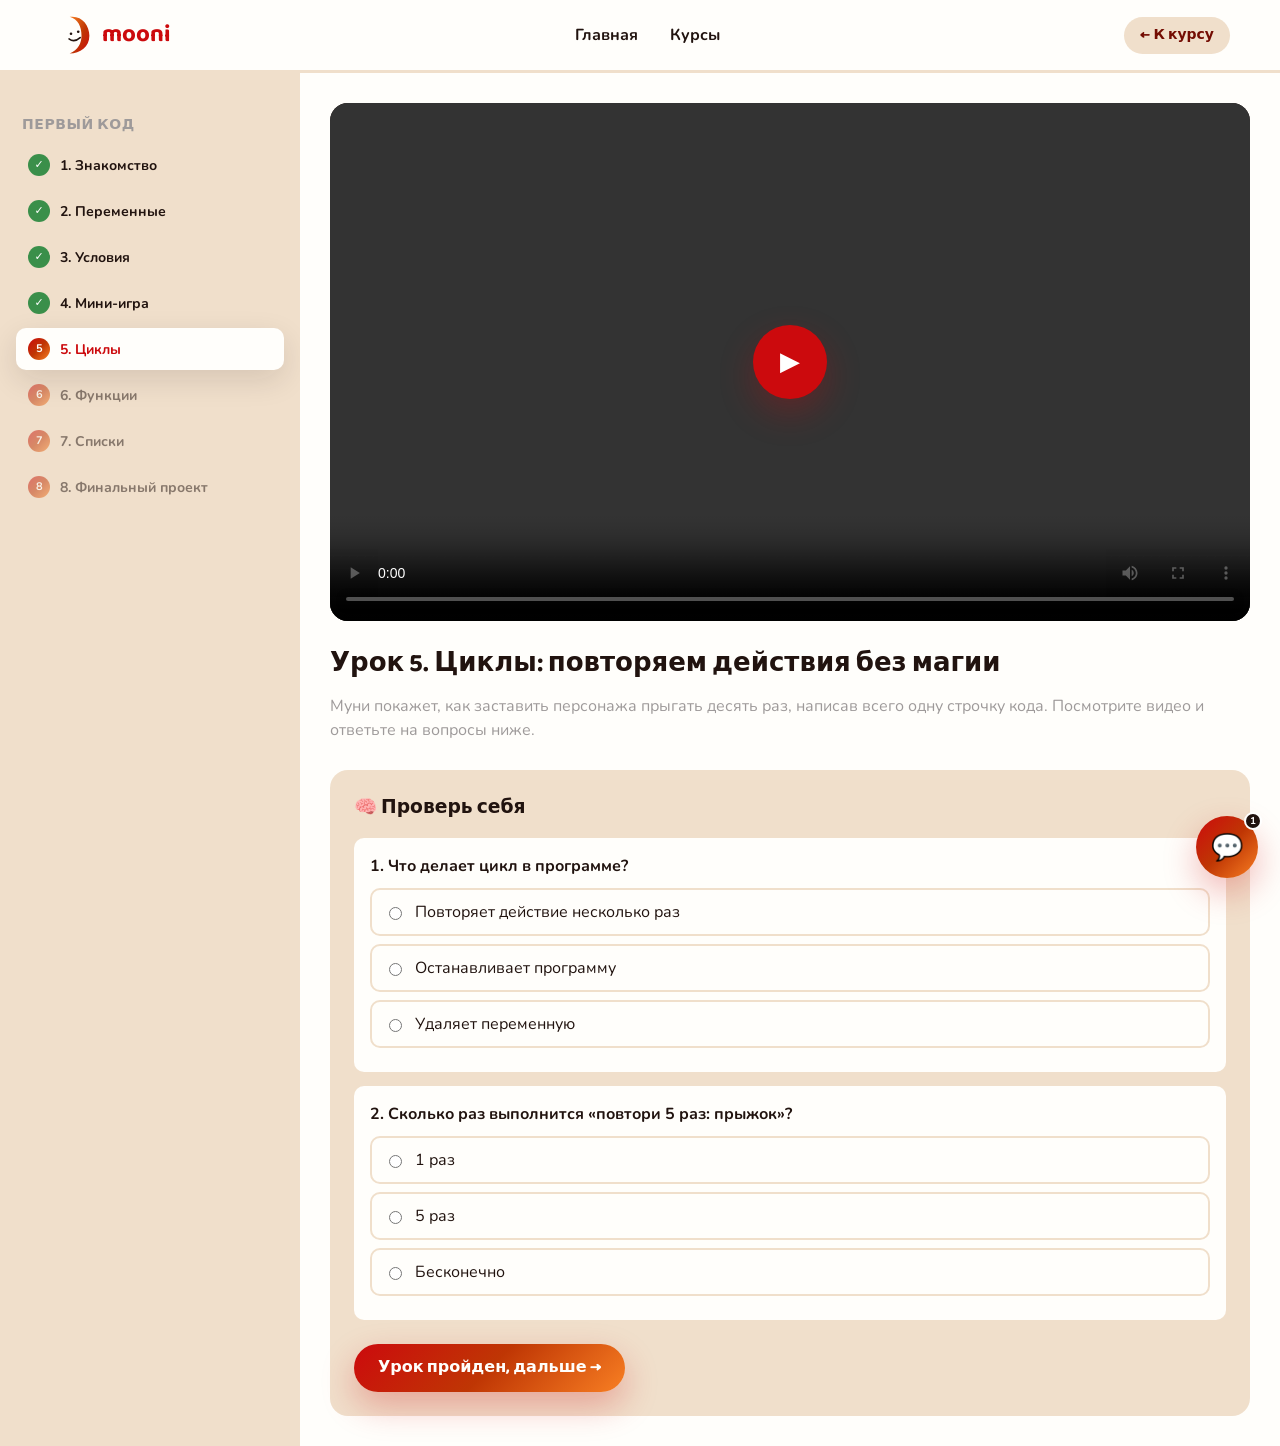
<file: site/lesson.html>
<!DOCTYPE html>
<html lang="ru">
<head>
<meta charset="UTF-8">
<meta name="viewport" content="width=device-width, initial-scale=1.0">
<title>Урок 5 · Циклы — Mooni</title>
<link rel="icon" href="../assets/logo/logo-icon.svg" type="image/svg+xml">
<link href="https://fonts.googleapis.com/css2?family=Baloo+2:wght@600;700;800&family=Nunito:wght@400;600;700;800&display=swap" rel="stylesheet">
<link rel="stylesheet" href="css/style.css">
</head>
<body>

<header class="header">
  <div class="container header__inner">
    <a href="index.html" class="logo"><img src="../assets/logo/logo-icon.svg" alt="Mooni">mooni</a>
    <nav class="nav">
      <a href="index.html">Главная</a>
      <a href="courses.html">Курсы</a>
    </nav>
    <div class="header__actions">
      <a href="courses.html" class="btn btn--ghost btn--sm">← К курсу</a>
      <button class="burger" aria-label="Меню"><span></span></button>
    </div>
  </div>
</header>

<div class="mobile-nav">
  <span class="close-mobile">×</span>
  <a href="index.html">Главная</a>
  <a href="courses.html">Курсы</a>
</div>

<div class="lesson-layout">
  <aside class="lesson-sidebar">
    <h4>Первый код</h4>
    <div class="lesson-item done"><span class="dot">✓</span> 1. Знакомство</div>
    <div class="lesson-item done"><span class="dot">✓</span> 2. Переменные</div>
    <div class="lesson-item done"><span class="dot">✓</span> 3. Условия</div>
    <div class="lesson-item done"><span class="dot">✓</span> 4. Мини-игра</div>
    <div class="lesson-item active"><span class="dot">5</span> 5. Циклы</div>
    <div class="lesson-item locked"><span class="dot">6</span> 6. Функции</div>
    <div class="lesson-item locked"><span class="dot">7</span> 7. Списки</div>
    <div class="lesson-item locked"><span class="dot">8</span> 8. Финальный проект</div>
  </aside>

  <main class="lesson-main">
    <div class="video-frame">
      <video controls poster="" preload="none">
        <source src="" type="video/mp4">
      </video>
      <div class="play-btn" style="position:absolute;">▶</div>
    </div>
    <h1>Урок 5. Циклы: повторяем действия без магии</h1>
    <p class="desc">Муни покажет, как заставить персонажа прыгать десять раз, написав всего одну строчку кода. Посмотрите видео и ответьте на вопросы ниже.</p>

    <div class="quiz-box">
      <h3>🧠 Проверь себя</h3>

      <div class="quiz-q">
        <p class="q-title">1. Что делает цикл в программе?</p>
        <label class="quiz-option" data-correct="true"><input type="radio" name="q1"> Повторяет действие несколько раз</label>
        <label class="quiz-option" data-correct="false"><input type="radio" name="q1"> Останавливает программу</label>
        <label class="quiz-option" data-correct="false"><input type="radio" name="q1"> Удаляет переменную</label>
      </div>

      <div class="quiz-q">
        <p class="q-title">2. Сколько раз выполнится «повтори 5 раз: прыжок»?</p>
        <label class="quiz-option" data-correct="false"><input type="radio" name="q2"> 1 раз</label>
        <label class="quiz-option" data-correct="true"><input type="radio" name="q2"> 5 раз</label>
        <label class="quiz-option" data-correct="false"><input type="radio" name="q2"> Бесконечно</label>
      </div>

      <a href="courses.html" class="btn btn--primary" style="margin-top:10px;">Урок пройден, дальше →</a>
    </div>
  </main>
</div>

<script src="js/main.js"></script>
<script src="js/support-chat.js"></script>
</body>
</html>
</file>
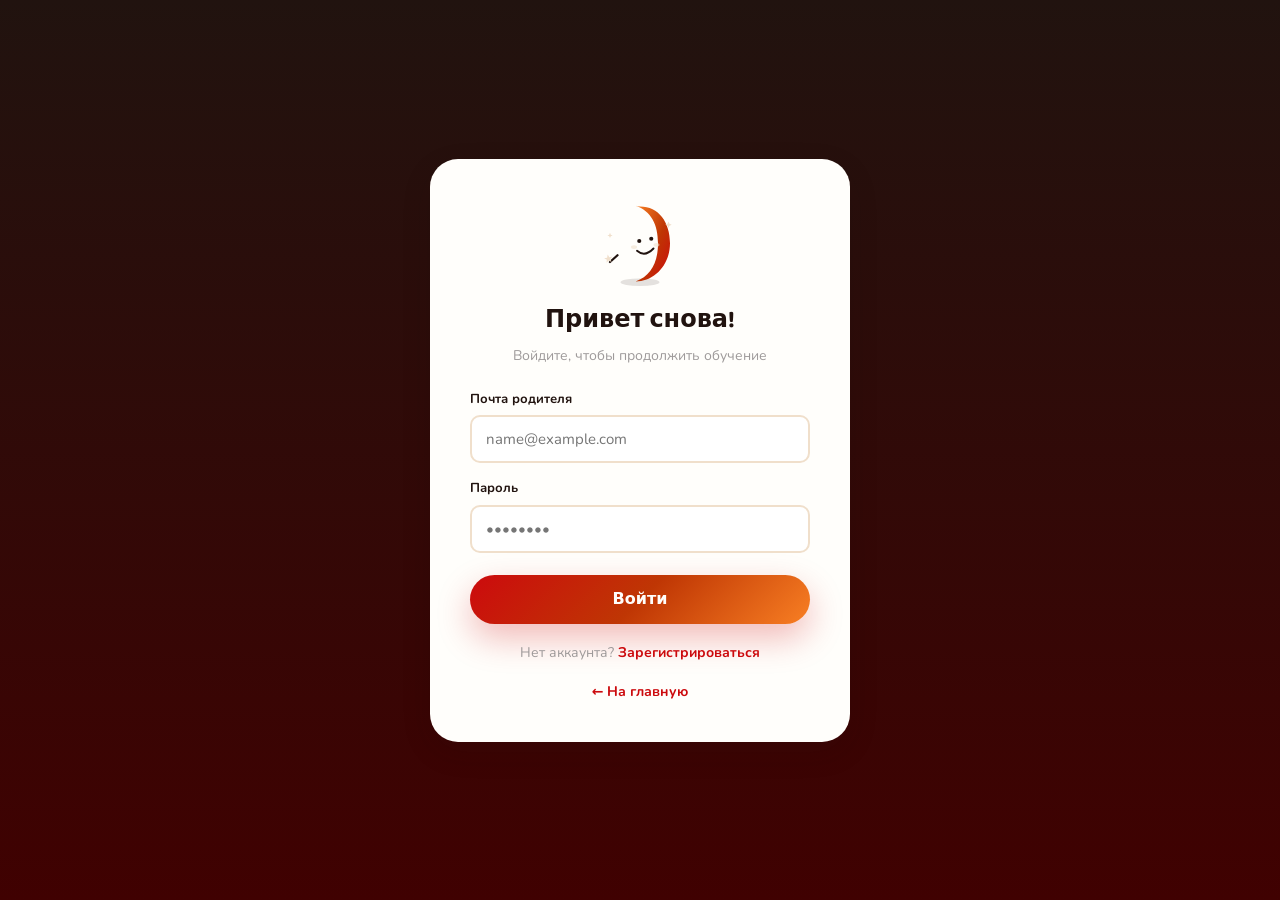
<file: site/login.html>
<!DOCTYPE html>
<html lang="ru">
<head>
<meta charset="UTF-8">
<meta name="viewport" content="width=device-width, initial-scale=1.0">
<title>Вход — Mooni</title>
<link rel="icon" href="../assets/logo/logo-icon.svg" type="image/svg+xml">
<link href="https://fonts.googleapis.com/css2?family=Baloo+2:wght@600;700;800&family=Nunito:wght@400;600;700;800&display=swap" rel="stylesheet">
<link rel="stylesheet" href="css/style.css">
</head>
<body>
<div class="auth-wrap">
  <div class="auth-card">
    <img class="mascot" src="../assets/mascot/mascot-1-classic.svg" alt="Муни">
    <h1>Привет снова!</h1>
    <p class="sub">Войдите, чтобы продолжить обучение</p>

    <form id="loginForm" onsubmit="event.preventDefault(); window.location.href='courses.html';">
      <div class="field">
        <label for="email">Почта родителя</label>
        <input type="email" id="email" placeholder="name@example.com" required>
      </div>
      <div class="field">
        <label for="password">Пароль</label>
        <input type="password" id="password" placeholder="••••••••" required>
      </div>
      <button type="submit" class="btn btn--primary">Войти</button>
    </form>

    <p class="auth-switch">Нет аккаунта? <a href="#">Зарегистрироваться</a></p>
    <p class="auth-switch"><a href="index.html">← На главную</a></p>
  </div>
</div>
</body>
</html>
</file>
<file: admin/css/admin.css>
@import url('../../site/css/variables.css');

* { box-sizing: border-box; }
body {
  margin: 0;
  font-family: var(--font-body);
  background: var(--cream);
  color: var(--dark);
}
a { text-decoration: none; color: inherit; }
img, svg { max-width: 100%; }
button { font-family: inherit; cursor: pointer; }

.admin-layout {
  display: grid;
  grid-template-columns: 250px 1fr;
  min-height: 100vh;
}

/* ===== Sidebar ===== */
.admin-sidebar {
  background: var(--grad-night);
  color: #fff;
  padding: 24px 18px;
  display: flex;
  flex-direction: column;
}
.admin-logo {
  display: flex; align-items: center; gap: 10px;
  font-family: var(--font-display); font-weight: 700; font-size: 20px;
  color: var(--orange); margin-bottom: 34px;
}
.admin-logo img { width: 34px; }
.admin-nav a {
  display: flex; align-items: center; gap: 10px;
  padding: 12px 14px; border-radius: var(--radius-sm);
  font-weight: 700; font-size: 14px; margin-bottom: 4px;
  color: #d9c6b8;
}
.admin-nav a:hover { background: rgba(255,255,255,.06); color: #fff; }
.admin-nav a.active { background: var(--red); color: #fff; }
.admin-sidebar .spacer { flex: 1; }
.admin-user {
  display: flex; align-items: center; gap: 10px;
  padding: 12px; border-radius: var(--radius-sm);
  background: rgba(255,255,255,.06);
  font-size: 13px;
}
.admin-user .av {
  width: 34px; height: 34px; border-radius: 50%;
  background: var(--orange); display:flex; align-items:center; justify-content:center;
  font-weight: 700; color: var(--dark); flex: none;
}

/* ===== Main ===== */
.admin-main { padding: 28px 32px; overflow-x: hidden; }
.admin-topbar {
  display: flex; justify-content: space-between; align-items: center;
  margin-bottom: 26px; flex-wrap: wrap; gap: 12px;
}
.admin-topbar h1 { font-family: var(--font-display); font-size: 24px; margin: 0; }
.admin-topbar p { color: var(--gray); font-size: 14px; margin: 4px 0 0; }

.btn {
  display: inline-flex; align-items: center; gap: 8px;
  font-family: var(--font-display); font-weight: 700; font-size: 14px;
  padding: 10px 20px; border-radius: var(--radius-pill); border: none;
  transition: transform .15s ease;
}
.btn--primary { background: var(--grad-fire); color: #fff; box-shadow: var(--shadow-pop); }
.btn--primary:hover { transform: translateY(-2px); }
.btn--ghost { background: #fff; color: var(--paprika); border: 2px solid var(--cream); }
.btn--danger { background: var(--wine); color: #fff; }

/* Stat cards */
.stat-grid { display: grid; grid-template-columns: repeat(4, 1fr); gap: 18px; margin-bottom: 30px; }
.stat-card { background: #fff; border-radius: var(--radius-md); padding: 20px; box-shadow: var(--shadow-soft); }
.stat-card .n { font-family: var(--font-display); font-size: 28px; color: var(--red); }
.stat-card .l { font-size: 13px; color: var(--gray); margin-top: 4px; }

.panel { background: #fff; border-radius: var(--radius-md); padding: 24px; box-shadow: var(--shadow-soft); margin-bottom: 24px; }
.panel h2 { font-family: var(--font-display); font-size: 18px; margin: 0 0 16px; }

table { width: 100%; border-collapse: collapse; font-size: 14px; }
th { text-align: left; color: var(--gray); font-size: 12px; text-transform: uppercase; letter-spacing: .03em; padding: 10px 12px; border-bottom: 2px solid var(--cream); }
td { padding: 12px; border-bottom: 1px solid var(--cream); }
tr:hover td { background: #fffaf3; }
.tag { display: inline-block; font-size: 12px; font-weight: 700; padding: 3px 10px; border-radius: var(--radius-pill); }
.tag.ok { background: #e7f6e9; color: #2c7a3c; }
.tag.pending { background: #fdeee0; color: var(--paprika); }

/* Forms */
.form-grid { display: grid; grid-template-columns: 1fr 1fr; gap: 18px; }
.field { margin-bottom: 16px; }
.field label { display: block; font-size: 13px; font-weight: 700; margin-bottom: 6px; }
.field input, .field select, .field textarea {
  width: 100%; padding: 11px 14px; border-radius: var(--radius-sm);
  border: 2px solid var(--cream); font-family: var(--font-body); font-size: 14px;
}
.field textarea { resize: vertical; min-height: 90px; }
.field input:focus, .field select:focus, .field textarea:focus { outline: none; border-color: var(--orange); }

.dropzone {
  border: 3px dashed var(--cream);
  border-radius: var(--radius-md);
  padding: 40px 20px;
  text-align: center;
  color: var(--gray);
  margin-bottom: 18px;
  transition: border-color .15s ease, background .15s ease;
  cursor: pointer;
}
.dropzone.drag { border-color: var(--orange); background: #fff7ef; }
.dropzone .ico { font-size: 34px; margin-bottom: 10px; }
.dropzone b { color: var(--red); }

.progress-row { display: flex; align-items: center; gap: 12px; margin-top: 14px; }
.progress-track { flex: 1; height: 10px; background: var(--cream); border-radius: var(--radius-pill); overflow: hidden; }
.progress-track span { display: block; height: 100%; background: var(--grad-fire); width: 0%; transition: width .2s linear; }

/* Test builder */
.question-card { border: 2px solid var(--cream); border-radius: var(--radius-md); padding: 18px; margin-bottom: 16px; position: relative; }
.question-card .remove-q { position: absolute; top: 12px; right: 14px; color: var(--red); font-weight: 700; font-size: 13px; }
.option-row { display: flex; align-items: center; gap: 10px; margin-bottom: 8px; }
.option-row input[type="text"] { flex: 1; }
.option-row input[type="radio"] { accent-color: var(--red); width: 18px; height: 18px; }

/* Support inbox */
.inbox { display: grid; grid-template-columns: 300px 1fr; gap: 0; background: #fff; border-radius: var(--radius-md); overflow: hidden; box-shadow: var(--shadow-soft); min-height: 500px; }
.inbox-list { border-right: 2px solid var(--cream); overflow-y: auto; }
.inbox-item { padding: 16px; border-bottom: 1px solid var(--cream); cursor: pointer; }
.inbox-item:hover, .inbox-item.active { background: #fff7ef; }
.inbox-item b { display: block; font-size: 14px; }
.inbox-item span { font-size: 12px; color: var(--gray); }
.inbox-thread { padding: 20px; display: flex; flex-direction: column; }
.inbox-thread .msgs { flex: 1; display: flex; flex-direction: column; gap: 10px; margin-bottom: 16px; }
.msg { max-width: 70%; padding: 10px 14px; border-radius: 14px; font-size: 14px; }
.msg.in { background: var(--cream); align-self: flex-start; }
.msg.out { background: var(--red); color: #fff; align-self: flex-end; }
.reply-row { display: flex; gap: 10px; }
.reply-row input { flex: 1; padding: 12px 16px; border-radius: var(--radius-pill); border: 2px solid var(--cream); }

@media (max-width: 900px) {
  .admin-layout { grid-template-columns: 1fr; }
  .admin-sidebar { flex-direction: row; align-items: center; overflow-x: auto; padding: 14px; }
  .admin-nav { display: flex; gap: 6px; }
  .admin-sidebar .spacer, .admin-user { display: none; }
  .stat-grid { grid-template-columns: repeat(2, 1fr); }
  .form-grid { grid-template-columns: 1fr; }
  .inbox { grid-template-columns: 1fr; }
  .inbox-list { max-height: 220px; }
}
</file>
<file: site/css/style.css>
@import url('variables.css');

/* ===== Reset ===== */
*, *::before, *::after { box-sizing: border-box; }
html, body { margin: 0; padding: 0; }
img, svg { max-width: 100%; display: block; }
a { color: inherit; text-decoration: none; }
button { font-family: inherit; cursor: pointer; border: none; background: none; }
ul { margin: 0; padding: 0; list-style: none; }
h1, h2, h3, h4, p { margin: 0; }

body {
  font-family: var(--font-body);
  color: var(--dark);
  background: var(--white);
  line-height: 1.5;
  -webkit-font-smoothing: antialiased;
}

.container {
  width: 100%;
  max-width: var(--container);
  margin: 0 auto;
  padding: 0 20px;
}

/* ===== Focus visibility (accessibility) ===== */
a:focus-visible, button:focus-visible, input:focus-visible, textarea:focus-visible {
  outline: 3px solid var(--orange);
  outline-offset: 2px;
  border-radius: 6px;
}

@media (prefers-reduced-motion: reduce) {
  * { animation-duration: 0.001ms !important; animation-iteration-count: 1 !important; transition-duration: 0.001ms !important; }
}

/* ===== Header ===== */
.header {
  position: sticky;
  top: 0;
  z-index: 50;
  background: var(--white);
  border-bottom: 3px solid var(--cream);
}
.header__inner {
  display: flex;
  align-items: center;
  justify-content: space-between;
  padding: 14px 0;
}
.logo {
  display: flex;
  align-items: center;
  gap: 10px;
  font-family: var(--font-display);
  font-weight: 700;
  font-size: 24px;
  color: var(--red);
}
.logo img { width: 42px; height: 42px; }

.nav {
  display: flex;
  align-items: center;
  gap: 28px;
}
.nav a {
  font-weight: 700;
  color: var(--dark);
  padding: 6px 2px;
  position: relative;
}
.nav a::after {
  content: "";
  position: absolute;
  left: 0; bottom: -4px;
  width: 0; height: 3px;
  background: var(--orange);
  border-radius: var(--radius-pill);
  transition: width .2s ease;
}
.nav a:hover::after, .nav a.active::after { width: 100%; }

.header__actions { display: flex; align-items: center; gap: 12px; }

.btn {
  display: inline-flex;
  align-items: center;
  justify-content: center;
  gap: 8px;
  font-family: var(--font-display);
  font-weight: 700;
  font-size: 16px;
  padding: 12px 24px;
  border-radius: var(--radius-pill);
  transition: transform .15s ease, box-shadow .15s ease, background .15s ease;
}
.btn--primary {
  background: var(--grad-fire);
  color: var(--white);
  box-shadow: var(--shadow-pop);
}
.btn--primary:hover { transform: translateY(-2px) scale(1.02); }
.btn--ghost {
  background: var(--cream);
  color: var(--paprika);
}
.btn--ghost:hover { background: #e9d6bc; }
.btn--sm { padding: 8px 16px; font-size: 14px; }

.burger {
  display: none;
  width: 42px; height: 42px;
  border-radius: var(--radius-sm);
  background: var(--cream);
  align-items: center;
  justify-content: center;
}
.burger span, .burger span::before, .burger span::after {
  content: "";
  display: block;
  width: 20px; height: 2.5px;
  background: var(--dark);
  border-radius: 2px;
  position: relative;
  transition: .2s;
}
.burger span::before { position: absolute; top: -6px; }
.burger span::after { position: absolute; top: 6px; }

/* ===== Hero ===== */
.hero {
  background: var(--grad-night);
  color: var(--white);
  padding: 60px 0 40px;
  overflow: hidden;
  position: relative;
}
.hero__inner {
  display: grid;
  grid-template-columns: 1.1fr 0.9fr;
  gap: 40px;
  align-items: center;
}
.eyebrow {
  display: inline-flex;
  align-items: center;
  gap: 8px;
  background: rgba(248,127,35,.16);
  color: var(--orange);
  font-weight: 700;
  font-size: 13px;
  padding: 6px 14px;
  border-radius: var(--radius-pill);
  margin-bottom: 18px;
}
.hero h1 {
  font-family: var(--font-display);
  font-size: clamp(32px, 5vw, 54px);
  line-height: 1.08;
  margin-bottom: 18px;
}
.hero h1 span { color: var(--orange); }
.hero p.lead {
  font-size: 18px;
  color: #E7D9CE;
  max-width: 480px;
  margin-bottom: 28px;
}
.hero__cta { display: flex; gap: 14px; flex-wrap: wrap; }
.hero__art { position: relative; display: flex; justify-content: center; }
.hero__art img { width: min(320px, 80%); animation: float 4s ease-in-out infinite; }
@keyframes float { 0%,100%{ transform: translateY(0);} 50%{ transform: translateY(-14px);} }

.hero__stats {
  display: flex;
  gap: 24px;
  margin-top: 34px;
  flex-wrap: wrap;
}
.stat b { font-family: var(--font-display); font-size: 26px; display: block; color: var(--orange); }
.stat span { font-size: 13px; color: var(--gray); }

/* ===== Moon phases / roadmap (signature element) ===== */
.phases {
  padding: 70px 0;
  background: var(--cream);
}
.section-title {
  font-family: var(--font-display);
  font-size: clamp(26px, 3.4vw, 38px);
  text-align: center;
  margin-bottom: 8px;
}
.section-sub {
  text-align: center;
  color: var(--gray);
  max-width: 560px;
  margin: 0 auto 44px;
}
.phase-track {
  display: grid;
  grid-template-columns: repeat(5, 1fr);
  gap: 18px;
}
.phase-card {
  background: var(--white);
  border-radius: var(--radius-md);
  padding: 22px 16px;
  text-align: center;
  box-shadow: var(--shadow-soft);
  position: relative;
  transition: transform .2s ease;
}
.phase-card:hover { transform: translateY(-6px); }
.phase-card .moon {
  width: 56px; height: 56px;
  margin: 0 auto 12px;
  border-radius: 50%;
  background: var(--grad-fire);
  display: flex; align-items: center; justify-content: center;
  color: var(--white);
  font-family: var(--font-display);
  font-weight: 700;
}
.phase-card h3 { font-family: var(--font-display); font-size: 17px; margin-bottom: 6px; }
.phase-card p { font-size: 13px; color: var(--gray); }
.phase-card.locked { opacity: .55; }
.phase-card .badge {
  position: absolute; top: 10px; right: 10px;
  background: var(--red); color: var(--white);
  font-size: 11px; font-weight: 700;
  padding: 2px 8px; border-radius: var(--radius-pill);
}

/* ===== Courses grid ===== */
.courses { padding: 70px 0; }
.grid-cards {
  display: grid;
  grid-template-columns: repeat(3, 1fr);
  gap: 24px;
}
.card {
  border-radius: var(--radius-lg);
  background: var(--white);
  border: 2px solid var(--cream);
  overflow: hidden;
  transition: transform .2s ease, box-shadow .2s ease;
}
.card:hover { transform: translateY(-6px); box-shadow: var(--shadow-soft); }
.card__cover {
  height: 160px;
  background: var(--grad-fire);
  display: flex; align-items: center; justify-content: center;
}
.card__cover img { width: 84px; }
.card__body { padding: 20px; }
.card__tag {
  display: inline-block;
  font-size: 12px; font-weight: 700;
  color: var(--paprika);
  background: var(--cream);
  padding: 4px 10px;
  border-radius: var(--radius-pill);
  margin-bottom: 10px;
}
.card h3 { font-family: var(--font-display); font-size: 20px; margin-bottom: 8px; }
.card p { color: var(--gray); font-size: 14px; margin-bottom: 16px; }
.card__meta { display: flex; justify-content: space-between; align-items: center; }
.progress-bar {
  width: 100%; height: 8px; border-radius: var(--radius-pill);
  background: var(--cream); overflow: hidden; margin-top: 12px;
}
.progress-bar span { display: block; height: 100%; background: var(--grad-fire); }

/* ===== Why us / features ===== */
.features { padding: 70px 0; background: var(--cream); }
.grid-features {
  display: grid;
  grid-template-columns: repeat(4, 1fr);
  gap: 20px;
}
.feature {
  background: var(--white);
  border-radius: var(--radius-md);
  padding: 24px;
  text-align: center;
}
.feature .ico {
  width: 52px; height: 52px; margin: 0 auto 14px;
  border-radius: 50%;
  background: var(--grad-fire);
  display: flex; align-items: center; justify-content: center;
  color: var(--white); font-size: 22px;
}
.feature h4 { font-family: var(--font-display); margin-bottom: 6px; font-size: 16px; }
.feature p { font-size: 13px; color: var(--gray); }

/* ===== Parents / trust section ===== */
.parents { padding: 70px 0; }
.parents__inner {
  display: grid;
  grid-template-columns: 1fr 1fr;
  gap: 40px;
  align-items: center;
  background: var(--dark);
  color: var(--white);
  border-radius: var(--radius-lg);
  padding: 44px;
}
.parents h2 { font-family: var(--font-display); font-size: 28px; margin-bottom: 14px; }
.parents p { color: #E7D9CE; margin-bottom: 18px; }
.check-list li { display: flex; gap: 10px; margin-bottom: 10px; font-size: 15px; }
.check-list li b { color: var(--orange); }

/* ===== Footer ===== */
.footer { background: var(--dark); color: #cbb; padding: 50px 0 24px; }
.footer__grid {
  display: grid;
  grid-template-columns: 2fr 1fr 1fr 1fr;
  gap: 30px;
  padding-bottom: 30px;
  border-bottom: 1px solid rgba(255,255,255,.1);
}
.footer .logo { color: var(--orange); }
.footer h5 { color: var(--white); font-family: var(--font-display); font-size: 15px; margin-bottom: 14px; }
.footer a { color: #cbb; font-size: 14px; display: block; margin-bottom: 8px; }
.footer a:hover { color: var(--orange); }
.footer__bottom {
  display: flex; justify-content: space-between; align-items: center;
  padding-top: 20px; font-size: 13px; color: var(--gray); flex-wrap: wrap; gap: 10px;
}

/* ===== Auth pages ===== */
.auth-wrap {
  min-height: 100vh;
  display: flex; align-items: center; justify-content: center;
  background: var(--grad-night);
  padding: 20px;
}
.auth-card {
  background: var(--white);
  border-radius: var(--radius-lg);
  padding: 40px;
  width: 100%; max-width: 420px;
  box-shadow: var(--shadow-soft);
  text-align: center;
}
.auth-card img.mascot { width: 90px; margin: 0 auto 14px; }
.auth-card h1 { font-family: var(--font-display); font-size: 24px; margin-bottom: 6px; }
.auth-card p.sub { color: var(--gray); font-size: 14px; margin-bottom: 24px; }
.field { text-align: left; margin-bottom: 16px; }
.field label { display: block; font-size: 13px; font-weight: 700; margin-bottom: 6px; }
.field input {
  width: 100%; padding: 12px 14px;
  border-radius: var(--radius-sm);
  border: 2px solid var(--cream);
  font-family: var(--font-body);
  font-size: 15px;
}
.field input:focus { border-color: var(--orange); outline: none; }
.auth-card .btn { width: 100%; margin-top: 6px; }
.auth-switch { margin-top: 18px; font-size: 14px; color: var(--gray); }
.auth-switch a { color: var(--red); font-weight: 700; }

/* ===== Lesson page ===== */
.lesson-layout {
  display: grid;
  grid-template-columns: 300px 1fr;
  min-height: calc(100vh - 74px);
}
.lesson-sidebar {
  background: var(--cream);
  padding: 24px 16px;
  overflow-y: auto;
}
.lesson-sidebar h4 { font-family: var(--font-display); font-size: 14px; margin: 18px 6px 8px; color: var(--gray); text-transform: uppercase; letter-spacing: .04em; }
.lesson-item {
  display: flex; align-items: center; gap: 10px;
  padding: 10px 12px; border-radius: var(--radius-sm);
  font-size: 14px; font-weight: 700; margin-bottom: 4px;
  color: var(--dark);
}
.lesson-item.active { background: var(--white); box-shadow: var(--shadow-soft); color: var(--red); }
.lesson-item .dot { width: 22px; height: 22px; border-radius: 50%; background: var(--grad-fire); flex: none; display:flex; align-items:center; justify-content:center; color:#fff; font-size:11px;}
.lesson-item.done .dot { background: #3a8f4a; }
.lesson-item.locked { opacity: .5; }

.lesson-main { padding: 30px; }
.video-frame {
  aspect-ratio: 16/9;
  background: var(--dark);
  border-radius: var(--radius-md);
  display: flex; align-items: center; justify-content: center;
  color: var(--white);
  margin-bottom: 24px;
  position: relative;
  overflow: hidden;
}
.video-frame video { width: 100%; height: 100%; object-fit: cover; }
.play-btn {
  width: 74px; height: 74px; border-radius: 50%;
  background: var(--red); color: #fff; font-size: 26px;
  display: flex; align-items: center; justify-content: center;
  box-shadow: var(--shadow-pop);
}
.lesson-main h1 { font-family: var(--font-display); font-size: 26px; margin-bottom: 10px; }
.lesson-main .desc { color: var(--gray); margin-bottom: 28px; }

.quiz-box {
  background: var(--cream);
  border-radius: var(--radius-md);
  padding: 24px;
}
.quiz-box h3 { font-family: var(--font-display); margin-bottom: 16px; }
.quiz-q { background: var(--white); border-radius: var(--radius-sm); padding: 16px; margin-bottom: 14px; }
.quiz-q p.q-title { font-weight: 700; margin-bottom: 10px; }
.quiz-option {
  display: flex; align-items: center; gap: 10px;
  padding: 10px 12px; border-radius: var(--radius-sm);
  border: 2px solid var(--cream); margin-bottom: 8px; cursor: pointer;
}
.quiz-option:hover { border-color: var(--orange); }
.quiz-option input { accent-color: var(--red); }
.quiz-option.correct { border-color: #3a8f4a; background: #eaf7ec; }
.quiz-option.wrong { border-color: var(--red); background: #fbe8e8; }

/* ===== Support chat widget ===== */
.chat-launcher {
  position: fixed; bottom: 22px; right: 22px; z-index: 100;
  width: 62px; height: 62px; border-radius: 50%;
  background: var(--grad-fire);
  box-shadow: var(--shadow-pop);
  display: flex; align-items: center; justify-content: center;
  color: #fff; font-size: 26px;
  transition: transform .2s ease;
}
.chat-launcher:hover { transform: scale(1.08); }
.chat-launcher .ping {
  position: absolute; top: -4px; right: -4px;
  width: 18px; height: 18px; border-radius: 50%;
  background: var(--dark); color: #fff; font-size: 10px; font-weight: 700;
  display: flex; align-items: center; justify-content: center;
  border: 2px solid #fff;
}

.chat-window {
  position: fixed; bottom: 94px; right: 22px; z-index: 100;
  width: 340px; max-height: 480px;
  background: #fff; border-radius: var(--radius-md);
  box-shadow: var(--shadow-soft);
  display: none;
  flex-direction: column;
  overflow: hidden;
  border: 2px solid var(--cream);
}
.chat-window.open { display: flex; }
.chat-header {
  background: var(--grad-night); color: #fff;
  padding: 14px 16px; display: flex; align-items: center; gap: 10px;
}
.chat-header img { width: 34px; height: 34px; border-radius: 50%; background: var(--cream); }
.chat-header b { display: block; font-family: var(--font-display); font-size: 14px; }
.chat-header span { font-size: 12px; color: #d9c6b8; }
.chat-header .close { margin-left: auto; font-size: 20px; opacity: .8; }
.chat-body { flex: 1; padding: 14px; overflow-y: auto; display: flex; flex-direction: column; gap: 10px; background: var(--white); }
.msg { max-width: 80%; padding: 10px 14px; border-radius: 14px; font-size: 14px; line-height: 1.4; }
.msg.bot { background: var(--cream); align-self: flex-start; border-bottom-left-radius: 4px; }
.msg.me { background: var(--red); color: #fff; align-self: flex-end; border-bottom-right-radius: 4px; }
.chat-quick { display: flex; gap: 6px; flex-wrap: wrap; padding: 0 14px 10px; }
.chat-quick button {
  font-size: 12px; background: var(--cream); padding: 6px 10px;
  border-radius: var(--radius-pill); font-weight: 700; color: var(--paprika);
}
.chat-input {
  display: flex; gap: 8px; padding: 12px; border-top: 2px solid var(--cream);
}
.chat-input input {
  flex: 1; border: 2px solid var(--cream); border-radius: var(--radius-pill);
  padding: 10px 14px; font-family: var(--font-body); font-size: 14px;
}
.chat-input input:focus { outline: none; border-color: var(--orange); }
.chat-input button {
  width: 40px; height: 40px; border-radius: 50%;
  background: var(--red); color: #fff; flex: none;
}

/* ============ RESPONSIVE ============ */
@media (max-width: 1024px) {
  .grid-cards { grid-template-columns: repeat(2, 1fr); }
  .grid-features { grid-template-columns: repeat(2, 1fr); }
  .phase-track { grid-template-columns: repeat(3, 1fr); }
  .lesson-layout { grid-template-columns: 260px 1fr; }
}

@media (max-width: 860px) {
  .nav, .header__actions .btn--ghost { display: none; }
  .burger { display: flex; }
  .hero__inner { grid-template-columns: 1fr; text-align: center; }
  .hero p.lead { margin-inline: auto; }
  .hero__cta, .hero__stats { justify-content: center; }
  .parents__inner { grid-template-columns: 1fr; padding: 28px; }
  .footer__grid { grid-template-columns: repeat(2, 1fr); }
  .lesson-layout { grid-template-columns: 1fr; }
  .lesson-sidebar { order: 2; }
}

@media (max-width: 640px) {
  .grid-cards { grid-template-columns: 1fr; }
  .grid-features { grid-template-columns: 1fr; }
  .phase-track { grid-template-columns: repeat(2, 1fr); }
  .footer__grid { grid-template-columns: 1fr 1fr; }
  .chat-window { width: calc(100vw - 24px); right: 12px; bottom: 82px; }
  .chat-launcher { right: 16px; bottom: 16px; }
  .auth-card { padding: 28px 22px; }
}

.mobile-nav {
  display: none;
  position: fixed; inset: 0; z-index: 60;
  background: var(--dark);
  color: #fff;
  padding: 24px;
}
.mobile-nav.open { display: flex; flex-direction: column; }
.mobile-nav .close-mobile { align-self: flex-end; font-size: 28px; margin-bottom: 20px; }
.mobile-nav a { font-family: var(--font-display); font-size: 22px; padding: 14px 0; border-bottom: 1px solid rgba(255,255,255,.1); }
</file>
